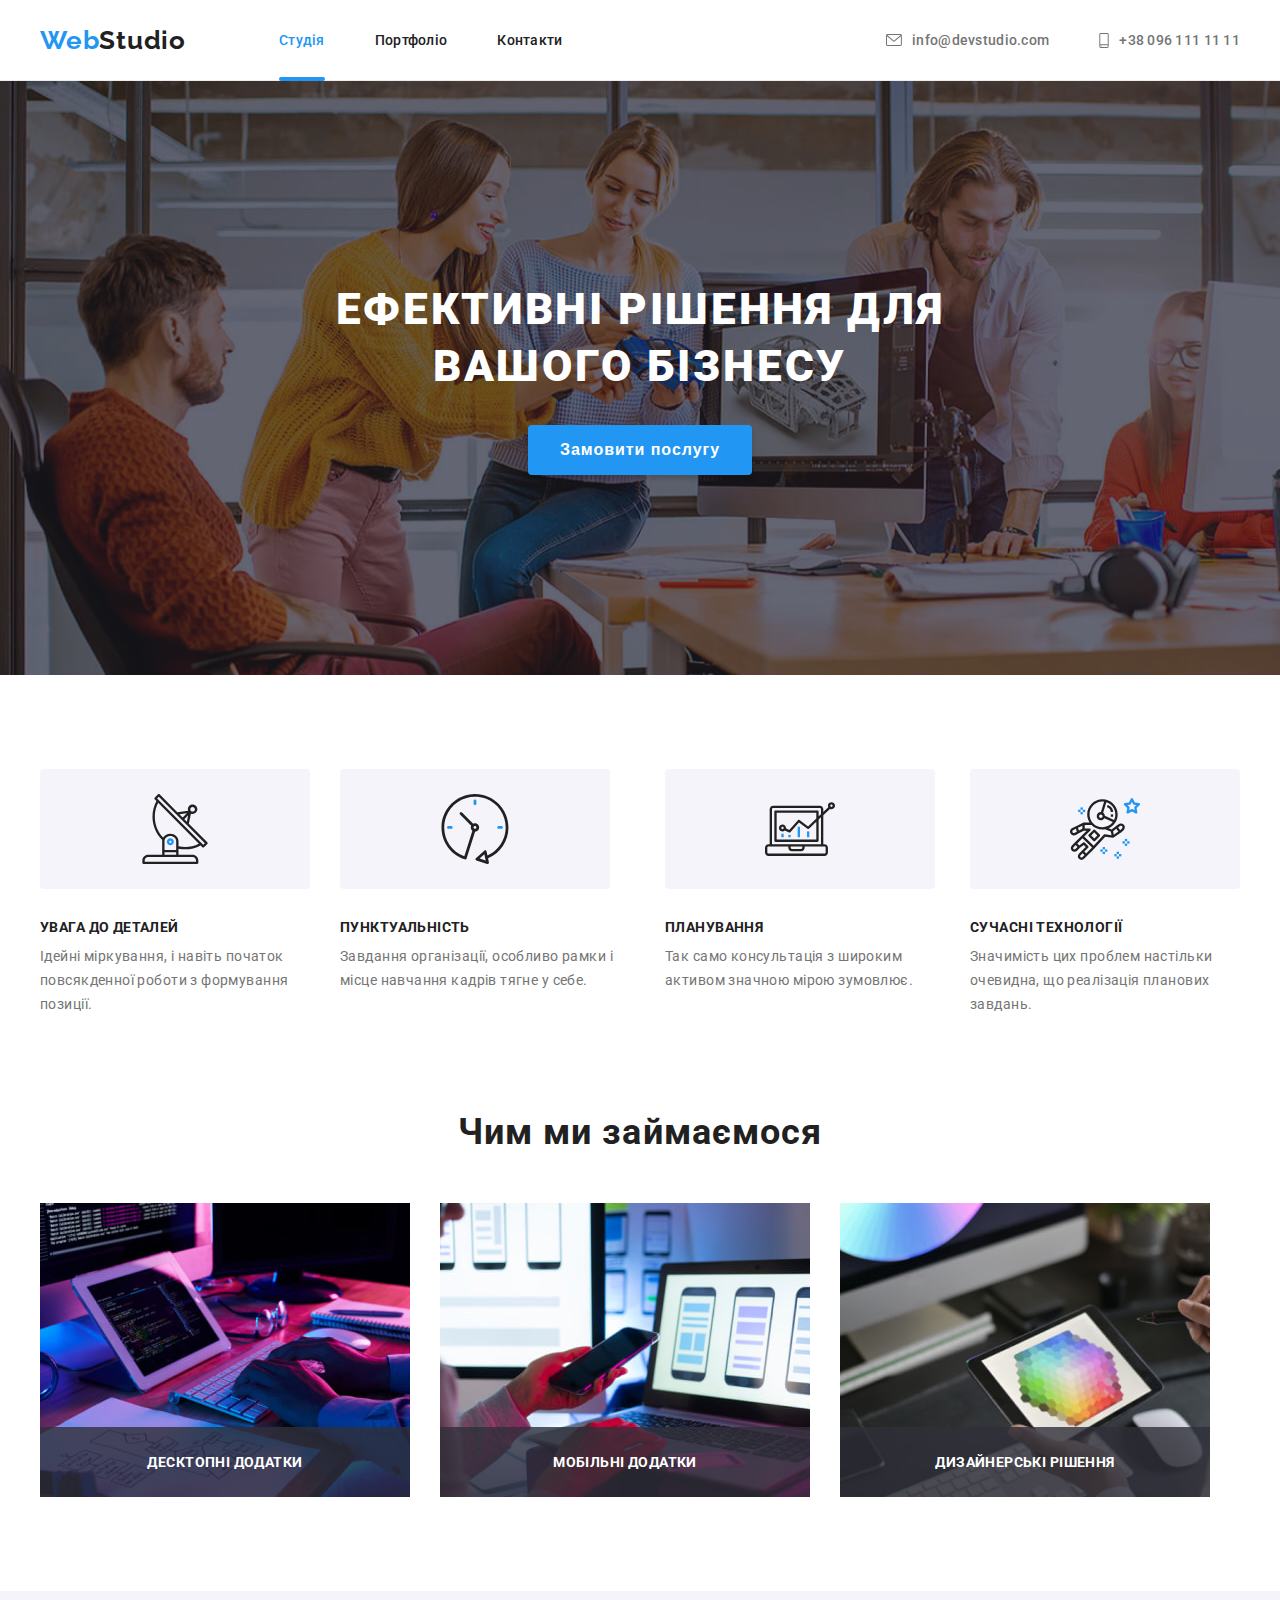
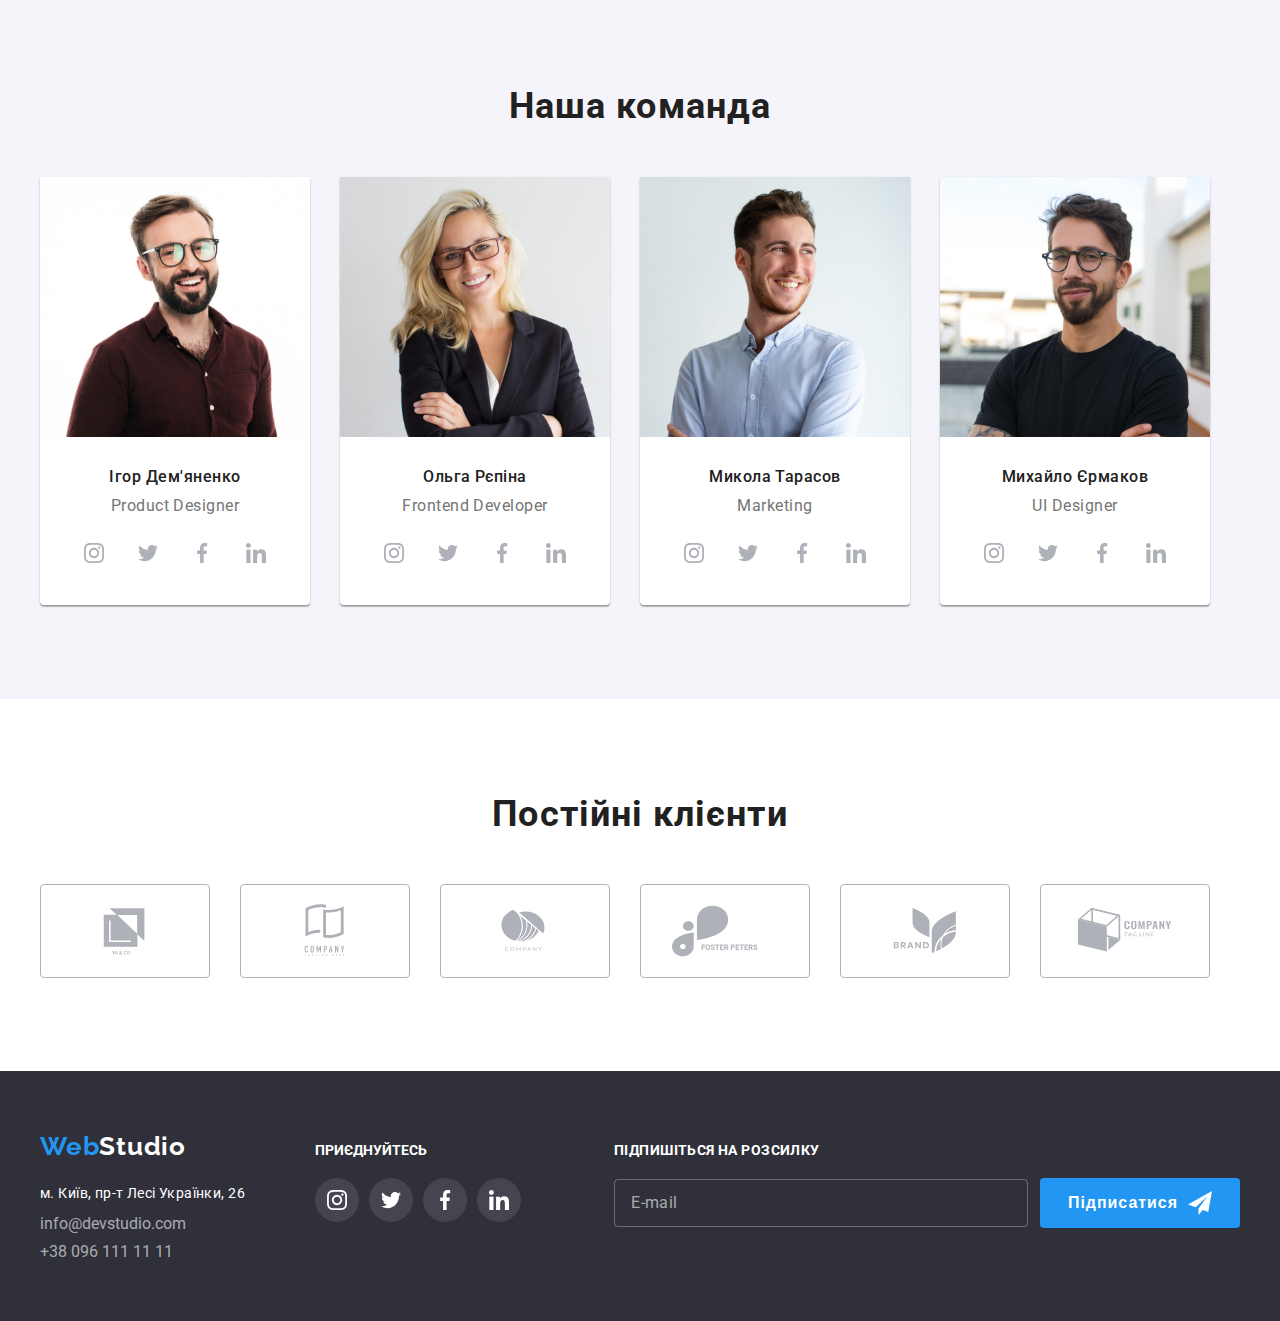
<file: index.html>
<!DOCTYPE html>
<html lang="uk">
  <head>
    <meta charset="UTF-8">
    <meta http-equiv="X-UA-Compatible" content="IE=edge">
    <meta name="viewport" content="width=device-width, initial-scale=1.0">

    <title>Document</title>
    <style>
   
    </style>
    <link rel="preconnect" href="https://fonts.googleapis.com">
    <link rel="preconnect" href="https://fonts.gstatic.com" crossorigin>
    <link href="https://fonts.googleapis.com/css2?family=Raleway:wght@700&family=Roboto:wght@400;500;700;900&display=swap" rel="stylesheet">
    <link rel="stylesheet" href="https://cdnjs.cloudflare.com/ajax/libs/modern-normalize/2.0.0/modern-normalize.min.css" integrity="sha512-4xo8blKMVCiXpTaLzQSLSw3KFOVPWhm/TRtuPVc4WG6kUgjH6J03IBuG7JZPkcWMxJ5huwaBpOpnwYElP/m6wg==" crossorigin="anonymous" referrerpolicy="no-referrer">
    <!-- <link rel="stylesheet" href="css/styles.css"> -->
    <link rel="stylesheet" href="css/main.min.css">
  </head>

  <body>
    <!-- Header -->
    <header class="header">
      <div class="container header-section">
        <a class="logo link" href="">Web<span class="logo__black">Studio</span></a>
         <nav class="nav">
          <!-- Menu Nav -->
          <ul class="nav-list list">
            <li class="nav-list__item">
              <a class="nav-list__link link current" href="index.html"
                >Студія</a>
            </li>
            <li class="nav-list__item">
              <a class="nav-list__link link" href="portfolio.html"
                >Портфоліо</a>
            </li>
            <li class="nav-list__item">
              <a class="nav-list__link link" href="">Контакти</a>
            </li>
          </ul>
        </nav>
        <ul class="contacts-list">
          <li class="contacts-list__item">
            <a class="contacts-link link" href="mailto:info@devstudio.com">
              <svg class="contacts-link__icon" width="16" height="12">
                <use href="sprite.svg#email"></use>
              </svg>
              info@devstudio.com</a
            >
          </li>
          <li>
            <a class="contacts-link link" href="tel:+380961111111">
              <svg class="contacts-link__icon" width="10" height="15">
                <use href="sprite.svg#phone"></use></svg>+38 096 111 11 11</a
            >
          </li>
        </ul>
      </div>
    </header>

    <!-- Main Section 1 -->
    <main>
      <section class="section-1">
        <div class="container">
          <h1 class="main-title">Ефективні рішення для вашого бізнесу</h1>
          <button data-modal-open class="btn" type="button">Замовити послугу</button>
          <div class="backdrop is-hidden" data-modal>
          <div class="modal">
            <button data-modal-close class="modal__btn">
              <svg class="btn__close" width="18" height="18">
                <use href="sprite.svg#close"></use>
              </svg>
            </button>

            <!-- Modal Form -->
            <strong class="modal__text">Залиште свої дані, ми вам передзвонимо</strong>
            <form class="modal-form">
              <label class="modal__label">
                Ім'я
                <span class="label">
                  <input class="modal__input" type="text" name="user-name" id="user-name">
                  <svg class="modal__icon" width="18" height="18">
                    <use href="sprite.svg#name"></use>
                  </svg>
                </span>
              </label>
              <label class="modal__label">
                Телефон
                <span class="label">
                  <input class="modal__input" type="text" name="user-phone" id="user-phone">
                  <svg class="modal__icon" width="18" height="18">
                    <use href="sprite.svg#phone2"></use>
                  </svg>
                </span>
              </label>
              <label class="modal__label">
                Пошта
                <span class="label">
                  <input class="modal__input" type="text" name="user-email" id="user-email">
                  <svg class="modal__icon"  width="18" height="18">
                    <use href="sprite.svg#email2"></use>
                  </svg>
                </span>
              </label>
              <label class="modal__label">
                Коментар
                <span class="label"></span>
                <textarea class="label__text" name="comment" id="comment" rows="10" placeholder="Введіть текст"></textarea>
              </label>
              <label class="modal__checkbox">
                <input class="checkbox visualy-hidden" id="checkbox" type="checkbox" name="visualy-hidden">
                <span class="checkbox__vector">
                  <svg class="checkbox__vector-icon" width="16" height="15">
                    <use href="sprite.svg#vector"></use>
                  </svg>
                </span>
                <span class="agree">Погоджуюся з розсилкою та приймаю  
                  <a class="agree__link" href="#">Умови договору</a>
                </span>
              </label>
              <button class="submit-btn" type="submit">Відправити</button>
            </form>
            </div>
          </div>
        </div>
      </section>

      <!--  Features-->
      <section class="section-2">
        <div class="container">
          <!-- features1 -->
          <ul class="section-2__list">
            <li class="section-2__item">
              <div class="section-2__border">
                <svg width="70" height="70">
                  <use href="sprite.svg#antenna"></use>
                </svg>
              </div>
              <h2 class="section-2__title">УВАГА ДО ДЕТАЛЕЙ</h2>
              <p class="section-2__text">
                Ідейні міркування, і навіть початок повсякденної роботи з
                формування позиції.
              </p>
            </li>
            <!-- features2 -->
            <li class="section-2__item">
              <div class="section-2__border">
                <svg width="70" height="70">
                  <use href="sprite.svg#clock"></use>
                </svg>
              </div>
              <h2 class="section-2__title">ПУНКТУАЛЬНІСТЬ</h2>
              <p class="section-2__text2">
                Завдання організації, особливо рамки і місце навчання кадрів
                тягне у себе.
              </p>
            </li>
            <!-- features3 -->
            <li class="section-2__item">
              <div class="section-2__border">
                <svg width="70" height="70">
                  <use href="sprite.svg#diagram"></use>
                </svg>
              </div>
              <h2 class="section-2__title">ПЛАНУВАННЯ</h2>
              <p class="section-2__text2">
                Так само консультація з широким активом значною мірою зумовлює.
              </p>
            </li>
            <!-- features4 -->
            <li class="section-2__item">
              <div class="section-2__border">
                <svg width="70" height="70">
                  <use href="sprite.svg#astronaut"></use>
                </svg>
              </div>
              <h2 class="section-2__title">СУЧАСНІ ТЕХНОЛОГІЇ</h2>
              <p class="section-2__text">
                Значимість цих проблем настільки очевидна, що реалізація
                планових завдань.
              </p>
            </li>
          </ul>
        </div>
      </section>

      <!--  What do we do  -->
      <section class="job">
        <div class="container">
          <h2 class="job-title">Чим ми займаємося</h2>
          <ul class="job-list">
            <!-- box1 -->
            <li class="job-list__item">
              <div class="job-img">
                <img
                src="images/hero/box-1.jpg"
                alt="photo"
                width="370"
                height="294">
              <p class="job__info">десктопні додатки</p>
              </div>
            </li>
            <!-- box2 -->
            <li class="job-list__item">
              <div class="job-img">
               <img
                src="images/hero/box-2.jpg"
                alt="photo2"
                width="370"
                height="294">
              <p class="job__info">мобільні додатки</p>
              </div>
            </li>
            <!-- box3 -->
            <li class="job-list__item">
              <div class="job-img">
               <img
                src="images/hero/box-3.jpg"
                alt="photo3"
                width="370"
                height="294">
              <p class="job__info">дизайнерські рішення</p>
              </div>
            </li>
          </ul>
        </div>
      </section>

      <!-- Our team -->
      <section class="team">
        <div class="container">
          <h2 class="team__title">Наша команда</h2>
          <ul class="team-list">
            <!-- team card 1 -->
            <li class="team__item">
              <img src="images/hero/card-1.jpg" alt="card-1" width="270" height="260">
              <div class="team__text">
                <h3 class="team__text-name">Ігор Дем'яненко</h3>
                <p class="team__position">Product Designer</p>
                <ul class="socials">
                  <li>
                    <a class="socials__link" href="#">
                      <svg class="socials__icon">
                        <use href="sprite.svg#instagram"></use>
                      </svg>
                    </a>
                  </li>
                  <li>
                    <a class="socials__link" href="#">
                      <svg class="socials__icon">
                        <use href="sprite.svg#twitter"></use>
                      </svg>
                    </a>
                  </li>
                  <li>
                    <a class="socials__link" href="#">
                      <svg class="socials__icon">
                        <use href="sprite.svg#facebook"></use>
                      </svg>
                    </a>
                  </li>
                  <li>
                    <a class="socials__link" href="#">
                      <svg class="socials__icon">
                        <use href="sprite.svg#linkedin"></use>
                      </svg>
                    </a>
                  </li>
                </ul>
              </div>
            </li>
            <!-- team card 2 -->
            <li class="team__item">
              <img
                class="team-photo"
                src="images/hero/card-2.jpg"
                alt="card-2"
                width="270"
                height="260">
              <div class="team__text">
                <h3 class="team__text-name">Ольга Рєпіна</h3>
                <p class="team__position">Frontend Developer</p>
                <ul class="socials">
                  <li>
                    <a class="socials__link" href="#">
                      <svg class="socials__icon">
                        <use href="sprite.svg#instagram"></use>
                      </svg>
                    </a>
                  </li>
                  <li>
                    <a class="socials__link" href="#">
                      <svg class="socials__icon">
                        <use href="sprite.svg#twitter"></use>
                      </svg>
                    </a>
                  </li>
                  <li>
                    <a class="socials__link" href="#">
                      <svg class="socials__icon">
                        <use href="sprite.svg#facebook"></use>
                      </svg>
                    </a>
                  </li>
                  <li>
                    <a class="socials__link" href="#">
                      <svg class="socials__icon">
                        <use href="sprite.svg#linkedin"></use>
                      </svg>
                    </a>
                  </li>
                </ul>
              </div>
            </li>
            <!-- team card 3 -->
            <li class="team__item">
              <img class="team-photo" src="images/hero/card-3.jpg" alt="card-3" width="270" height="260">
              <div class="team__text">
                <h3 class="team__text-name">Микола Тарасов</h3>
                <p class="team__position">Marketing</p>
                <ul class="socials">
                  <li>
                    <a class="socials__link" href="#">
                      <svg class="socials__icon">
                        <use href="sprite.svg#instagram"></use>
                      </svg>
                    </a>
                  </li>
                  <li>
                    <a class="socials__link" href="#">
                      <svg class="socials__icon">
                        <use href="sprite.svg#twitter"></use>
                      </svg>
                    </a>
                  </li>
                  <li>
                    <a class="socials__link" href="#">
                      <svg class="socials__icon">
                        <use href="sprite.svg#facebook"></use>
                      </svg>
                    </a>
                  </li>
                  <li>
                    <a class="socials__link" href="#">
                      <svg class="socials__icon">
                        <use href="sprite.svg#linkedin"></use>
                      </svg>
                    </a>
                  </li>
                </ul>
              </div>
            </li>
            <!-- team card 4 -->
            <li class="team__item">
              <img class="team-photo" src="images/hero/card-4.jpg" alt="card-4" width="270" height="260">
              <div class="team__text">
                <h3 class="team__text-name">Михайло Єрмаков</h3>
                <p class="team__position">UI Designer</p>
                <ul class="socials">
                  <li>
                    <a class="socials__link" href="#">
                      <svg class="socials__icon">
                        <use href="sprite.svg#instagram"></use>
                      </svg>
                    </a>
                  </li>
                  <li>
                    <a class="socials__link" href="#">
                      <svg class="socials__icon">
                        <use href="sprite.svg#twitter"></use>
                      </svg>
                    </a>
                  </li>
                  <li>
                    <a class="socials__link" href="#">
                      <svg class="socials__icon">
                        <use href="sprite.svg#facebook"></use>
                      </svg>
                    </a>
                  </li>
                  <li>
                    <a class="socials__link" href="#">
                      <svg class="socials__icon">
                        <use href="sprite.svg#linkedin"></use>
                      </svg>
                    </a>
                  </li>
                </ul>
              </div>
            </li>
          </ul>
        </div>
      </section>

      <!-- Clients -->
      <section class="clients">
        <div class="container">
          <h2 class="clients__title">Постійні клієнти</h2>
          <ul class="clients-list">
            <li class="clients__item">
              <a class="clients__link" href="#">
                <svg class="clients__icon">
                  <use href="sprite.svg#logo1"></use>
                </svg>
              </a>
            </li>
            <li class="clients__item">
              <a class="clients__link" href="#">
                <svg class="clients__icon">
                  <use href="sprite.svg#logo2"></use>
                </svg>
              </a>
            </li>
            <li class="clients__item">
              <a class="clients__link" href="#">
                <svg class="clients__icon">
                  <use href="sprite.svg#logo3"></use>
                </svg>
              </a>
            </li>
            <li class="clients__item">
              <a class="clients__link" href="#">
                <svg class="clients__icon">
                  <use href="sprite.svg#logo4"></use>
                </svg>
              </a>
            </li>
            <li class="clients__item">
              <a class="clients__link" href="#">
                <svg class="clients__icon">
                  <use href="sprite.svg#logo5"></use>
                </svg>
              </a>
            </li>
            <li class="clients__item">
              <a class="clients__link" href="#">
                <svg class="clients__icon">
                  <use href="sprite.svg#logo6"></use>
                </svg>
              </a>
            </li>
          </ul>
        </div>
      </section>
    </main>
    <!-- Footer -->
    <footer class="footer">
      <div class="container footer-section">
        <div>
          <a class="logo footer-logo link" href=""
            >Web<span class="logo__white">Studio</span></a
          >
          <address class="adress">
            <ul class="adress-list list">
              <li class="adress__item">
                <a
                  class="adress__link-white link"
                  href="https://goo.gl/maps/pqNpNU1eey8ivass6"
                  target="_blank"
                  rel="noreferrer noopener"
                  >м. Київ, пр-т Лесі Українки, 26</a
                >
              </li>
              <li class="adress__item">
                <a
                  class="adress__link link"
                  href="mailto:info@devstudio.com"
                  >info@devstudio.com</a
                >
              </li>
              <li>
                <a class="adress__link link" href="tel:+380961111111"
                  >+38 096 111 11 11</a
                >
              </li>
            </ul>
          </address>
        </div>
        <div class="sol-box">
          <p class="sol-box__title">приєднуйтесь</p>
          <ul class="sol-box__list">
            <li class="sol-box__item">
              <a class="sol-box__link" href="#">
                <svg class="sol-box__icon">
                  <use href="sprite.svg#instagram"></use>
                </svg>
              </a>
            </li>
            <li class="sol-box__item">
              <a  class="sol-box__link" href="#">
                <svg class="sol-box__icon">
                  <use href="sprite.svg#twitter"></use>
                </svg>
              </a>
            </li>
            <li class="sol-box__item">
              <a  class="sol-box__link" href="#">
                <svg class="sol-box__icon">
                  <use href="sprite.svg#facebook"></use>
                </svg>
              </a>
            </li>
            <li class="sol-box__item">
              <a  class="sol-box__link" href="#">
                <svg class="sol-box__icon">
                  <use href="sprite.svg#linkedin"></use>
                </svg>
              </a>
            </li>
          </ul>
        </div>
          <form class="submission" name="submission-form">
          <strong class="submission-title">Підпишіться на розсилку</strong>
          <div class="submission-form">
           <input class="submission__email" id="email" type="email" name="submission__email" placeholder="E-mail">
            <button class="submission__btn" type="submit">Підписатися
            <svg class="submission-form__icon">
              <use href="sprite.svg#icon-check"></use>
            </svg>
            </button>
            </div>
            </form>
        </div>
      <!-- </div> -->
    </footer>
    <script src="./js/modal.js"></script>
  </body>
</html>
</file>
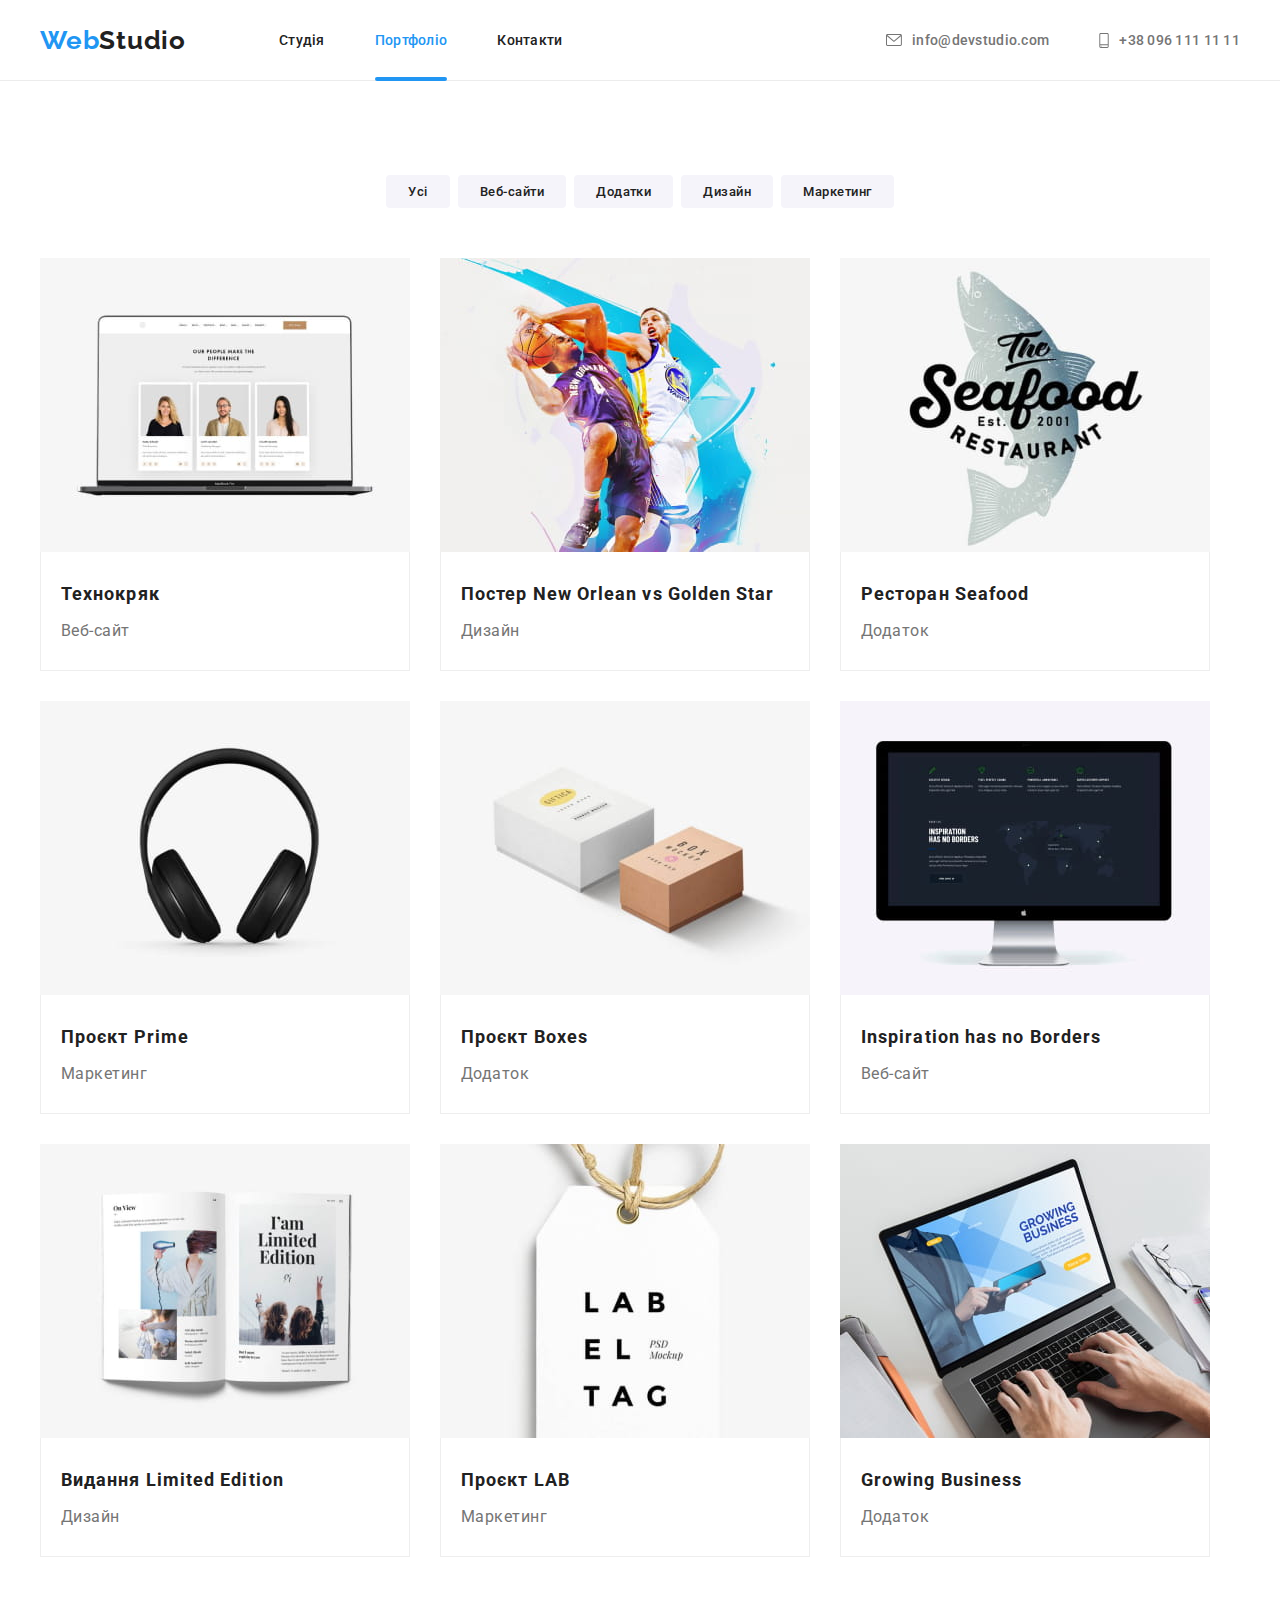
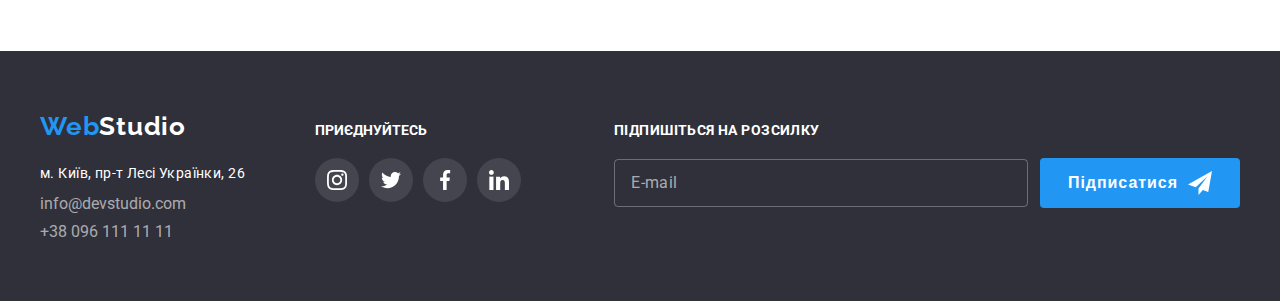
<file: portfolio.html>
<!DOCTYPE html>
<html lang="uk">
<head>
    <meta charset="UTF-8">
    <meta http-equiv="X-UA-Compatible" content="IE=edge">
    <meta name="viewport" content="width=device-width, initial-scale=1.0">

    <title>portfolio</title>
        <style>
            * {
                margin: 0;
                padding: 0;
            }
        </style>
    <link rel="preconnect" href="https://fonts.googleapis.com">
    <link rel="preconnect" href="https://fonts.gstatic.com" crossorigin>
    <link href="https://fonts.googleapis.com/css2?family=Raleway:wght@700&family=Roboto:wght@400;500;700;900&display=swap"
    rel="stylesheet">
    <link rel="stylesheet" href="https://cdnjs.cloudflare.com/ajax/libs/modern-normalize/2.0.0/modern-normalize.min.css"
        integrity="sha512-4xo8blKMVCiXpTaLzQSLSw3KFOVPWhm/TRtuPVc4WG6kUgjH6J03IBuG7JZPkcWMxJ5huwaBpOpnwYElP/m6wg=="
        crossorigin="anonymous" referrerpolicy="no-referrer">
    <!-- <link rel="stylesheet" href="css/styles.css"> -->
    <link rel="stylesheet" href="css/main.min.css">
</head> 

<body>
 <!-- Portfolio Page -->
    <header class="header">
      <div class="container header-section">
        <a class="logo link" href="">Web<span class="logo__black">Studio</span></a>
         <nav class="nav">
          <!-- Menu Nav -->
          <ul class="nav-list list">
            <li class="nav-list__item">
              <a class="nav-list__link link" href="index.html"
                >Студія</a>
            </li>
            <li class="nav-list__item">
              <a class="nav-list__link link current" href="portfolio.html"
                >Портфоліо</a>
            </li>
            <li class="nav-list__item">
              <a class="nav-list__link link" href="">Контакти</a>
            </li>
          </ul>
        </nav>
        <ul class="contacts-list">
          <li class="contacts-list__item">
            <a class="contacts-link link" href="mailto:info@devstudio.com">
              <svg class="contacts-link__icon" width="16" height="12">
                <use href="sprite.svg#email"></use>
              </svg>
              info@devstudio.com</a
            >
          </li>
          <li>
            <a class="contacts-link link" href="tel:+380961111111">
              <svg class="contacts-link__icon" width="10" height="15">
                <use href="sprite.svg#phone"></use></svg>+38 096 111 11 11</a
            >
          </li>
        </ul>
      </div>
    </header>
 
    <!-- Portfolio box-->
     <main>
        <section class="portfolio">
            <div class="container">
         <!-- Filters -->
            <ul class="portfolio-btn">
                <li><button class="filter-btn" type="button">Усі</button></li>
                <li><button class="filter-btn" type="button">Веб-сайти</button></li>
                <li><button class="filter-btn" type="button">Додатки</button></li>
                <li><button class="filter-btn" type="button">Дизайн</button></li>                
                <li><button class="filter-btn" type="button">Маркетинг</button></li>
            </ul>
         <!-- Project -->
         
         <ul class="project">
         <li class="project__item">
             <a class="project__link link" href="">
             <div class="card-box">
               <img src="images/portfolio/img.jpg" alt="img" width="370" height="294">
               <div class="overlay">
                <p class="overlay__text">Ресурс пропонує комплексні пропозиції з різним рівнем функціоналу та сервісів. Все це дозволить відвідувачу отримати вичерпні відомості про компанію чи приватну особу.</p>
               </div>
             </div>
             <div class="project__name">
             <h3 class="project__title">Технокряк</h3>
             <p class="project__work">Веб-сайт</p>
             </div>
             </a>
         </li>
         <li class="project__item">
             <a class="project__link link" href="">
             <div class="card-box">
               <img src="images/portfolio/img1.jpg" alt="img-1" width="370" height="294">
               <div class="overlay">
                <p class="overlay__text">Ресурс пропонує комплексні пропозиції з різним рівнем функціоналу та сервісів. Все це дозволить відвідувачу отримати вичерпні відомості про компанію чи приватну особу.</p>
               </div>
             </div>
             <div class="project__name">
             <h3 class="project__title">Постер New Orlean vs Golden Star</h3>
             <p class="project__work">Дизайн</p>
             </div>
             </a>
         </li>
         <li class="project__item">
             <a class="project__link link" href="">
              <div class="card-box">
               <img src="images/portfolio/img2.jpg" alt="img-2" width="370" height="294">
               <div class="overlay">
                <p class="overlay__text">Ресурс пропонує комплексні пропозиції з різним рівнем функціоналу та сервісів. Все це дозволить відвідувачу отримати вичерпні відомості про компанію чи приватну особу.</p>
               </div>
              </div>
             <div class="project__name">
             <h3 class="project__title">Ресторан Seafood</h3>
             <p class="project__work">Додаток</p>
             </div>
             </a>
         </li>
         <li class="project__item">
             <a class="project__link link" href="">
              <div class="card-box">
               <img src="images/portfolio/img3.jpg" alt="img-3" width="370" height="294">
               <div class="overlay">
                <p class="overlay__text">Ресурс пропонує комплексні пропозиції з різним рівнем функціоналу та сервісів. Все це дозволить відвідувачу отримати вичерпні відомості про компанію чи приватну особу.</p>
               </div>
              </div>
             <div class="project__name">
             <h3 class="project__title">Проєкт Prime</h3>
             <p class="project__work">Маркетинг</p>
             </div>
             </a>
         </li>
         <li class="project__item">
             <a class="project__link link" href="">
              <div class="card-box">
               <img src="images/portfolio/img4.jpg" alt="img-4" width="370" height="294">
               <div class="overlay">
                <p class="overlay__text">Ресурс пропонує комплексні пропозиції з різним рівнем функціоналу та сервісів. Все це дозволить відвідувачу отримати вичерпні відомості про компанію чи приватну особу.</p>
               </div>
              </div>
             <div class="project__name">
             <h3 class="project__title">Проєкт Boxes</h3>
             <p class="project__work">Додаток</p>
             </div>
             </a>
         </li>
         <li class="project__item">
             <a class="project__link link" href="">
              <div class="card-box">
               <img src="images/portfolio/img5.jpg" alt="img-5" width="370" height="294">
               <div class="overlay">
                <p class="overlay__text">Ресурс пропонує комплексні пропозиції з різним рівнем функціоналу та сервісів. Все це дозволить відвідувачу отримати вичерпні відомості про компанію чи приватну особу.</p>
               </div>
              </div>
             <div class="project__name">
             <h3 class="project__title">Inspiration has no Borders</h3>
             <p class="project__work">Веб-сайт</p>
             </div>
             </a>
         </li>
         <li class="project__item">
             <a class="project__link link" href="">
              <div class="card-box">
               <img src="images/portfolio/img6.jpg" alt="img-6" width="370" height="294">
               <div class="overlay">
                <p class="overlay__text">Ресурс пропонує комплексні пропозиції з різним рівнем функціоналу та сервісів. Все це дозволить відвідувачу отримати вичерпні відомості про компанію чи приватну особу.</p>
               </div>
              </div>
             <div class="project__name">
             <h3 class="project__title">Видання Limited Edition</h3>
             <p class="project__work">Дизайн</p>
             </div>
             </a>
         </li>
         <li class="project__item">
             <a class="project__link link" href="">
              <div class="card-box">
               <img src="images/portfolio/img7.jpg" alt="img-7" width="370" height="294">
               <div class="overlay">
                <p class="overlay__text">Ресурс пропонує комплексні пропозиції з різним рівнем функціоналу та сервісів. Все це дозволить відвідувачу отримати вичерпні відомості про компанію чи приватну особу.</p>
               </div>
              </div>
             <div class="project__name">
             <h3 class="project__title">Проєкт LAB</h3>
             <p class="project__work">Маркетинг</p>
             </div>
             </a>
         </li>
         <li class="project__item">
             <a class="project__link link" href="">
              <div class="card-box">
               <img src="images/portfolio/img8.jpg" alt="img-8" width="370" height="294">
               <div class="overlay">
                <p class="overlay__text">Ресурс пропонує комплексні пропозиції з різним рівнем функціоналу та сервісів. Все це дозволить відвідувачу отримати вичерпні відомості про компанію чи приватну особу.</p>
               </div>
               </div>
              <div class="project__name">
             <h3 class="project__title">Growing Business</h3>
             <p class="project__work">Додаток</p>
             </div>
             </a>
         </li>
         </ul>    
         </div>
        </section>
        
     </main>

<!-- Footer -->
<footer class="footer">
      <div class="container footer-section">
        <div>
          <a class="logo footer-logo link" href=""
            >Web<span class="logo__white">Studio</span></a
          >
          <address class="adress">
            <ul class="adress-list list">
              <li class="adress__item">
                <a
                  class="adress__link-white link"
                  href="https://goo.gl/maps/pqNpNU1eey8ivass6"
                  target="_blank"
                  rel="noreferrer noopener"
                  >м. Київ, пр-т Лесі Українки, 26</a
                >
              </li>
              <li class="adress__item">
                <a
                  class="adress__link link"
                  href="mailto:info@devstudio.com"
                  >info@devstudio.com</a
                >
              </li>
              <li>
                <a class="adress__link link" href="tel:+380961111111"
                  >+38 096 111 11 11</a
                >
              </li>
            </ul>
          </address>
        </div>
        <div class="sol-box">
          <p class="sol-box__title">приєднуйтесь</p>
          <ul class="sol-box__list">
            <li class="sol-box__item">
              <a class="sol-box__link" href="#">
                <svg class="sol-box__icon">
                  <use href="sprite.svg#instagram"></use>
                </svg>
              </a>
            </li>
            <li class="sol-box__item">
              <a  class="sol-box__link" href="#">
                <svg class="sol-box__icon">
                  <use href="sprite.svg#twitter"></use>
                </svg>
              </a>
            </li>
            <li class="sol-box__item">
              <a  class="sol-box__link" href="#">
                <svg class="sol-box__icon">
                  <use href="sprite.svg#facebook"></use>
                </svg>
              </a>
            </li>
            <li class="sol-box__item">
              <a  class="sol-box__link" href="#">
                <svg class="sol-box__icon">
                  <use href="sprite.svg#linkedin"></use>
                </svg>
              </a>
            </li>
          </ul>
        </div>
          <form class="submission" name="submission-form">
          <strong class="submission-title">Підпишіться на розсилку</strong>
          <div class="submission-form">
           <input class="submission__email" id="email" type="email" name="submission__email" placeholder="E-mail">
            <button class="submission__btn" type="submit">Підписатися
            <svg class="submission-form__icon">
              <use href="sprite.svg#icon-check"></use>
            </svg>
            </button>
            </div>
            </form>
        </div>
    </footer>
</body>
</html>
</file>
<file: css/styles.css>
:root{
--main-font: "Roboto", sans-serif;
--secondary-font: "Raleway", sans-serif;
--main-color: #212121;
--secondary-color: #757575;
--background-color: #ffffff;
--brand-color: #2196F3;
--icon-color: rgba(245, 244, 250, 1);
--primary-transition: 250ms cubic-bezier(0.4, 0, 0.2, 1);
}

/* li {
    list-style-type: none;
} */

/* *
{
    margin: 0;
    padding: 0;
}

main
{
    display: block;
}

section
{
    padding-bottom: 94px;
} */

/* body
{
    color: var(--background-color);
    font-family: var(--main-font);
} */

/* button
{
    border: none;
} */

/* .container
{
    width: 1200px;
    padding-left: 15px;
    padding-right: 15px;
    margin-left: auto;
    margin-right: auto;
} */

/* .nav-list__link.current
{
    color: var(--brand-color);
}

.current::after {
    content: "";
    position: absolute;
    left: 0;
    bottom: 0;
    display: block;
    width: 100%;
    height: 4px;
    background-color: var(--brand-color);
    border-radius: 4px;
    margin-bottom: -1px;
} */

/* .list 
{
    list-style: none;
    margin: 0;
    padding: 0;
}

.link 
{
    text-decoration: none;
} */


/* .link:hover,
.link:focus
 {
     color: var(--brand-color);
     fill: var(--brand-color);
 } */

/* .contacts-link__icon:hover,
.contacts-link__icon:focus
 {
    color: var(--brand-color);
    fill: var(--brand-color);
} */

/* img
{
    display: block;
} */

/* Header*/
/* 
.header
{
    border-bottom: 1px solid #ececec;
}

.header-section
{
    display: flex;
    align-items: center;
} */

/* .logo 
{
   
    font-family: var(--secondary-font);
    font-size: 26px;
    font-weight: 700;
    letter-spacing: 0.78px;
    line-height: normal;
    transition: color 250ms cubic-bezier(0.4, 0, 0.2, 1);
   
} */

/* .logo__black
{
    color: var(--main-color);

} */


/* Menu Nav */
/* .nav
{
    margin-left: 93px;
}

.nav-list 
{
    display: flex;
    flex-direction: row;
    justify-content: flex-start;
}

.nav-list__item 
{
    color: var(--main-color);
    font-size: 14px;
    font-weight: 500;
    letter-spacing: 0.28px;
    margin-top: 0;
    margin-right: 50px;
}

.nav-list__link
{
    position: relative;
    color: var(--main-color);
    font-size: 14px;
    font-weight: 500;
    letter-spacing: 0.28px;
    margin-left: 0;
    padding-top: 32px;
    padding-bottom: 32px;
    transition-property: color;
    transition-duration: 250ms;
    transition-timing-function: cubic-bezier(0.4, 0, 0.2, 1);
}

a.nav-list__link
{
    display: block;
}

.nav-list__item:last-child 
{
    margin-right: 0;
} */

/* .contacts-list 
{
    display: flex;
    margin-left: auto;
    list-style-type: none;
}

.contacts-list__item:first-child 
{
    margin-right: 50px;
}

.contacts-link {
    color: var(--secondary-color);
    font-size: 14px;
    font-weight: 500;
    letter-spacing: 0.28px;
    display: flex;
    align-items: center;
    transition-property: color;
    transition-duration: 250ms;
    transition-timing-function: cubic-bezier(0.4, 0, 0.2, 1);
}

.contacts-link__icon {
    fill: var(--secondary-color);
    margin-right: 10px;
    transition-property: fill;
    transition-duration: 250ms;
    transition-timing-function: cubic-bezier(0.4, 0, 0.2, 1);
} */

/* .contacts-link-icon-phone {
     /* fill: rgba(117, 117, 117, 1);  */
    /* width: 10px;
    height: 16px; */ 
    /* margin-right: 10px;
    transition-property: fill;
    transition-duration: 250ms;
    transition-timing-function: cubic-bezier(0.4, 0, 0.2, 1);
} */ 

/* Main Section 1 */

/* .section-1 {
    background-image: 
    linear-gradient(rgba(47, 48, 58, 0.4),
    rgba(47, 48, 58, 0.4)),
    url(../images/hero/Img.png);
    background-color: #2F303A;
    padding-top: 200px;
    padding-bottom: 200px;
    max-width: 1600px;
    display: flex;
    margin: auto;
} */

/* .main-title
{
    width: 696px;
    color: var(--background-color);
    text-align: center;
    font-size: 44px;
    font-weight: 900;
    line-height: 1.3;
    letter-spacing: 2.64px;
    text-transform: uppercase;
    margin: auto;
    margin-bottom: 30px;
} */

/* .btn
{
    border-radius: 4px;
    background: var(--brand-color);
    box-shadow: 0px 4px 4px 0px rgba(0, 0, 0, 0.15);
    color: var(--background-color);
    text-align: center;
    font-size: 16px;
    font-weight: 700;
    line-height: 30px;
    letter-spacing: 0.96px;
    cursor: pointer;
    display: flex;
    margin: auto;
    padding: 10px 32px;
}

.btn:active {
    background-color: var(--brand-color);
} */




/* .backdrop {
    position: fixed;
    top: 0;
    left: 0;
    width: 100%;
    height: 100%;
    background-color: rgba(0, 0, 0, 0.20);
    z-index: 1;
    transition: opacity 250ms cubic-bezier(0.4, 0, 0.2, 1), visibility 250ms cubic-bezier(0.4, 0, 0.2, 1);
} */

/* .backdrop.is-hidden {
    opacity: 0;
    pointer-events: none;
    visibility: hidden;
} */

/* .modal {
    position: absolute;
    top: 50%;
    left: 50%;
    transform: translate(-50%, -50%) scale(1);
    background-color: var(--background-color);
    border-radius: 4px;
    box-shadow: 0px 2px 1px 0px rgba(0, 0, 0, 0.20), 0px 1px 1px 0px rgba(0, 0, 0, 0.14), 0px 1px 3px 0px rgba(0, 0, 0, 0.12);
    width: 528px;
    padding: 40px;
    transition: transform 250ms cubic-bezier(0.4, 0, 0.2, 1);
    } */

/* .backdrop.is-hidden .modal {
    transform: translate(-50%, -50%) scale(0.5);   
} */

/* .modal__btn {
    position: absolute;
    top: 8px;
    right: 8px;
    cursor: pointer;
    background-color: var(--background-color);
    width: 30px;
    height: 30px;
    border-radius: 50%;
    display: flex;
    align-items: center;
    justify-content: center;
    border: 1px solid rgba(0, 0, 0, 0.1);
    transition-duration: 250ms;
    transition-timing-function: cubic-bezier(0.4, 0, 0.2, 1);
    transition-property: background-color;
}

.btn__close {
    transition: fill 250ms cubic-bezier(0.4, 0, 0.2, 1);
}

.modal__btn:hover .btn__close,
.modal__btn:focus .btn__close {
    fill: var(--brand-color);
} */




/* Modal Form */

/* .modal__text {
    color: var(--main-color);
    font-size: 20px;
    font-weight: 700;
    letter-spacing: 0.6px;
    display: flex;
    justify-content: center;
    margin-bottom: 12px;

}

.modal-form {
    border-radius: 4px;
    background: var(--background-color);
}

.modal__label input,
.modal__label textarea {
    outline: transparent;
    transition: border-color 250ms cubic-bezier(0.4, 0, 0.2, 1);
}

.modal__label:focus-within svg {
    fill: #2196f3;
}

.modal__input:focus-visible,
.label__text:focus-visible {
    border-color: #2196f3;
}

.modal__label:hover textarea,
.modal__label:focus textarea,
.modal__label:hover input,
.modal__label:hover svg,
.modal__label:focus input,
.modal__label:focus svg {
    border-color: #2196f3;
    fill: #2196f3;
}




.modal__label {
    color: var(--secondary-color);
    font-size: 12px;
    font-weight: 400;
    letter-spacing: 0.12px;
    display: flex;
    margin-bottom: 10px;
    flex-direction: column;
    
} */



/* .label {
    margin-top: 4px;
    position: relative;
}

.modal__input {
    width: 448px;
    height: 40px;
    flex-shrink: 0;
    border-radius: 4px;
    border: 1px solid rgba(33, 33, 33, 0.20);
    padding-left: 40px;
    cursor: pointer;
    transition: border 250ms cubic-bezier(0.4, 0, 0.2, 1);
}

.modal__icon {
    top: 11px;
    bottom: 11px;
    left: 12px;
    position: absolute;
    cursor: pointer;
    transition: fill 250ms cubic-bezier(0.4, 0, 0.2, 1);
}

.label__text {
    border-radius: 4px;
    border: 1px solid rgba(33, 33, 33, 0.20);
    padding: 12px 16px;
    flex-shrink: 0;
    color: var(--main-color);
    letter-spacing: 0.12px;
    resize: none;
    height: 120px;
    transition: border 250ms cubic-bezier(0.4, 0, 0.2, 1);
    cursor: pointer;
}




textarea::placeholder {
    color: rgba(117, 117, 117, 0.50);
}




.modal__checkbox {
    
    color: var(--secondary-color);
    font-size: 14px;
    letter-spacing: 0.42px;
    display: flex;
    justify-content: center;
    align-items: center;
    gap: 8px;
    margin-top: 20px;
    margin-bottom: 30px;
}






.checkbox:checked + .checkbox__vector
.checkbox__vector-icon {
    opacity: 1;
}


.checkbox:checked + .checkbox__vector {
    background-color: var(--brand-color);
    outline: transparent;
}

.checkbox:focus+.checkbox__vector {
    outline: 2px solid var(--brand-color);
}

.visualy-hidden {
    width: 1px;
    height: 1px;
    position: absolute;
    white-space: nowrap;
    overflow: hidden;
    border: 0;
  
    clip-path: inset(-50%);
}

.checkbox__vector {
    width: 16px;
    height: 15px;
    border-radius: 2px;
    outline: 2px solid var(--main-color);
    outline-offset: -2px;
    transition: background-color 250ms cubic-bezier(0.4, 0, 0.2, 1);
}

.checkbox__vector-icon {
    opacity: 0;
    transition: opacity 250ms cubic-bezier(0.4, 0, 0.2, 1);
    
}


.agree__link{
    color: var(--brand-color);
    font-family: var(--main-font);
    font-size: 14px;
    font-style: normal;
    font-weight: 400;
    line-height: 24px;
    letter-spacing: 0.42px;
    text-decoration-line: underline;
    cursor: pointer;
}

.submit-btn {
    color: var(--background-color);
    width: 200px;
    height: 50px;
    margin: auto;
    display: flex;
    font-style: normal;
    font-weight: 700;
    line-height: 1.9px;
    letter-spacing: 0.96px;
    justify-content: center;
    align-items: center;
    border-radius: 4px;
    background: var(--brand-color);
    box-shadow: 0px 4px 4px 0px rgba(0, 0, 0, 0.15);
    cursor: pointer;    
    transition: background-color 250ms cubic-bezier(0.4, 0, 0.2, 1);;
}


.submit-btn:hover,
.submit-btn:focus,
.btn:hover,
.btn:focus {
    background-color: #188ce8;
} */



/* Main Sectionn 2 */
/* 
.section-2
{
    padding-top: 94px;
}

.section-2__list
{
    display: inline-flex;
    margin: 0;
    gap: 30px;
    padding-left: 0;
    list-style: none;
}

.section-2__border {
    background-color: var(--icon-color);
    width: 270px;
    height: 120px;
    border-radius: 4px;
    margin-bottom: 30px;
    display: flex;
    align-items: center;
    justify-content: center;

}

.section-2__title
{
    color: var(--main-color);
    font-size: 14px;
    letter-spacing: 0.42px;
    margin-bottom: 10px;
}

.section-2__text
{
    width: 270px;
    color: var(--secondary-color);
    font-size: 14px;
    line-height: 1.7;
    letter-spacing: 0.42px;
}

.section-2__text2 {
    color: var(--secondary-color);
    font-size: 14px;
    line-height: 1.7;
    letter-spacing: 0.42px;
} */


/* Main Sectionn 3 */

/* .job
{
    padding-bottom: 94px;
}

.job-title
{
    color: var(--main-color);
    text-align: center;
    font-size: 36px;
    letter-spacing: 1.08px;
    margin-bottom: 50px;
}

.job-list
{
    display: flex;
    gap: 30px;
    list-style: none;
}

.job-list__item {
    position: relative;
    overflow: hidden;
}



.job__info {
    position: absolute;
    bottom: 0;
    right: 0;
    left: 0;
    padding-top: 27px;
    padding-bottom: 27px;
    background: rgba(47, 48, 58, 0.80);
    color: var(--background-color);
    text-align: center;
    font-size: 14px;
    font-weight: 700;
    line-height: normal;
    letter-spacing: 0.42px;
    text-transform: uppercase;
} */



/* Team box */
/* .team
{
    background: #F5F4FA;
    padding-top: 94px;
    padding-bottom: 94px;
}

.team__title
{
    color: var(--main-color);
    text-align: center;
    font-size: 36px;
    letter-spacing: 1.08px;
    margin-bottom: 50px;
}

.team-list
{
    display: flex;
    gap: 30px;
    list-style-type: none;
}

.team__item
{
    display: block;
    border-radius: 0px 0px 4px 4px;
    background: #FFF;
    box-shadow: 0px 2px 1px 0px rgba(0, 0, 0, 0.20), 0px 1px 1px 0px rgba(0, 0, 0, 0.14), 0px 1px 3px 0px rgba(0, 0, 0, 0.12);   
}



.team__text
{
    padding-top: 30px;
    padding-bottom: 30px;
}

.team__text-name
{
    color: var(--main-color);
    text-align: center;
    font-size: 16px;
    font-weight: 500;
    letter-spacing: 0.48px;
    margin-top: 0;
    margin-bottom: 10px;
}

.team__position
{
    color: var(--secondary-color);
    text-align: center;
    letter-spacing: 0.48px;
} */
/* 
.socials
{
    display: flex;
    gap: 10px;
    justify-content: center;
    margin-top: 16px;
    list-style-type: none;
}

.socials__link {
    display: flex;
    width: 44px;
    height: 44px;
    justify-content: center;
    align-items: center;
    border-radius: 50%;
    transition-property: background-color;
    transition-duration: 250ms;
    transition-timing-function: cubic-bezier(0.4, 0, 0.2, 1);
    
}

.socials__link:hover,
.socials__link:focus {
    background-color: var(--brand-color);
    fill: var(--background-color);
}

.socials__link:hover svg,
.socials__link:focus svg {
    fill: var(--background-color);
}



.socials__icon
 {
    fill: rgba(175, 177, 184, 1);
    width: 20px;
    height: 20px;
    transition-property: fill;
    transition-duration: 250ms;
    transition-timing-function: cubic-bezier(0.4, 0, 0.2, 1);
} */

/* Clients */
/* 
.clients {
    padding-top: 94px;
    padding-bottom: 94px;
}

.clients__title {
    color: var(--main-color);
    text-align: center;
    font-size: 36px; 
    font-weight: 700;
    letter-spacing: 1.08px;
    margin-top: 0;
    margin-bottom: 50px;
}

.clients-list {
    display: flex;
    list-style: none;
    gap: 30px;
}

.clients__item {
    width: 170px;
    height: 92px;
    display: flex;
    align-items: center;
    justify-content: center;
}

.clients__link {
    width: 170px;
    height: 92px;
    display: flex;
    align-items: center;
    justify-content: center;
    border-radius: 4px;
    border: 1px solid rgba(175, 177, 184, 1);
    transition-property: border-color;
    transition-duration: 250ms;
    transition-timing-function: cubic-bezier(0.4, 0, 0.2, 1);
    
}

.clients__icon {
    fill: rgba(175, 177, 184, 1);
    width: 106px;
    height: 60px;
    transition-property: fill;
    transition-duration: 250ms;
    transition-timing-function: cubic-bezier(0.4, 0, 0.2, 1);
}

.clients__link:hover,
.clients__icon:hover,
.clients__link:focus,
.clients__icon:focus {
    fill: var(--brand-color);
    border-color: var(--brand-color);
} */


/* Portfolio */

/* .portfolio {
    padding-top: 94px;
    padding-bottom: 94px;
} */

/*Button*/
/* .portfolio-btn
{
    display: flex;
    justify-content: center;
    gap: 8px;
    margin-bottom: 50px;
    list-style: none;
}

.filter-btn:hover {
    color: var(--background-color);
    background-color: #2196F3;
}

.filter-btn
{
    background-color: #F5F4FA;
    color: var(--main-color);
    padding: 6px 22px;
    font-weight: 500;
    line-height: 1.6;
    letter-spacing: 0.48px;
    cursor: pointer;
    font-family: var(--main-font);
    border-radius: 4px;
    transition-property: background-color, color, box-shadow;
    transition-duration: 250ms;
    transition-timing-function: cubic-bezier(0.4, 0, 0.2, 1);
}

.filter-btn:hover,
.filter-btn:focus {
    box-shadow: 0px 2px 2px 0px rgba(0, 0, 0, 0.12), 0px 1px 2px 0px rgba(0, 0, 0, 0.08), 0px 3px 1px 0px rgba(0, 0, 0, 0.10);
} */



/*Project Portfolio*/

/* .project
{
    display: flex;
    flex-wrap: wrap;
    gap: 30px;  
    list-style-type: none;
} 

.project__item {
    max-width: 370px;
}

.project__link {
    text-decoration: none;
    display: block;
    transition-property: box-shadow;
    transition-duration: 250ms;
    transition-timing-function: cubic-bezier(0.4, 0, 0.2, 1);
}

.project a:hover,
.project a:focus
{
    box-shadow: 1px 4px 6px 0px rgba(0, 0, 0, 0.16), 0px 4px 4px 0px rgba(0, 0, 0, 0.06), 0px 1px 1px 0px rgba(0, 0, 0, 0.12)
}

.card-box {
    position: relative;
    overflow: hidden; 
}

.overlay  {
    position: absolute;
    top: 0;
    left: 0;
    width: 100%;
    height: 100%;
    background: rgba(33, 150, 243, 0.90);
    padding: 63px 24px;
    transform: translatey(100%);
    transition: transform 250ms ease-in-out;
    transition-property: inherit;
    transition-timing-function: cubic-bezier(0.4, 0, 0.2, 1);
}

.overlay__text {
    color: var(--background-color);
    font-family: var(--main-font);
    font-size: 18px;
    font-weight: 400;
    line-height: 1.55;
    letter-spacing: 0.54px;

}

.project__link:hover .overlay {
    transform: translatey(0);
}


.project__name
{
    padding: 24px 20px;
    border-bottom: 1px solid #eee;
    border-left: 1px solid #eee;
    border-right: 1px solid #eee;
}

.project__title
{
    color: var(--main-color);
    font-family: var(--main-font);
    font-size: 18px;
    line-height: 2;
    letter-spacing: 1.08px;
    margin-bottom: 4px;
}

.project__work
{
    color: var(--secondary-color);
    font-family: var(--main-font);
    line-height: 30px;
    letter-spacing: 0.48px;
} */


/* Footer */

/*  
    background: #2F303A;
    padding: 60px 0;
    margin: auto;
} */

/* 
.logo__white
{
    margin-bottom: 20px;
    color: var(--background-color);
}  */

/* .adress 
{
    font-style: normal;
} */

/* .footer-section {
    display: flex;
    align-items: baseline;
} */


/* .sol-box {
    margin-left: 70px;
}

.sol-box__title {
    font-size: 14px;
    font-weight: 700;
    text-transform: uppercase;
    color: var(--background-color);
    margin-bottom: 20px;
}

.sol-box__list{
    gap: 10px;
    display: flex;
}

.sol-box__item {
    list-style-type: none;
}

.sol-box__link {
    width: 44px;
    height: 44px;
    border-radius: 50%;
    display: flex;
    align-items: center;
    justify-content: center;
    background-color: rgba(255, 255, 255, 0.1);
    transition-property: background-color;
    transition-duration: 250ms;
    transition-timing-function: cubic-bezier(0.4, 0, 0.2, 1);
}

.sol-box__icon {
    fill: rgba(255, 255, 255, 1);
    width: 20px;
    height: 20px;
}

.sol-box__link:hover,
.sol-box__link:focus {
    background-color: var(--brand-color);
} */

/* .adress-list {
    white-space: nowrap;
}

.adress__item {
    margin-bottom: 9px;
    font-style: normal;

}

.adress__link-white 
{
    color: var(--background-color);
    font-family: var(--main-font);
    font-size: 14px;
    line-height: 24px;
    letter-spacing: 0.42px;
}

.adress__link
{
    color: rgba(255, 255, 255, 0.60);
}

.adress__link,
.adress__link-white {
transition-property: color;
transition-duration: 250ms;
transition-timing-function: cubic-bezier(0.4, 0, 0.2, 1);
} */


/* 
.submission-form {
    display: flex;
    gap: 12px;
    width: 100%;
    align-items: center;
}

.submission {
    display: flex;
    flex-direction: column;
    width: 100%;
    margin-left: 93px;
}





.submission-title
{color: var(--background-color);
font-size: 14px;
font-weight: 700;
letter-spacing: 0.42px;
text-transform: uppercase;
margin-bottom: 20px;
}

.submission__email {
    width: 100%;
    border-radius: 4px;
    border: 1px solid rgba(255, 255, 255, 0.30);
    /* background: rgba(33, 150, 243, 0.00); 
    background-color: transparent;
     box-shadow: 0px 4px 4px 0px rgba(0, 0, 0, 0.15); 
    padding: 13px 16px;
    cursor: pointer;
    outline: transparent;
    color: var(--background-color);
    font-family: var(--main-font);
    font-size: 16px;
    font-style: normal;
    font-weight: 400;
    line-height: 20px;
    letter-spacing: 0.48px;
} 

.submission__email:hover,
.submission__email:focus {
    border-color: var(--brand-color);
}

.submission__email:focus-visible {
    border-color: var(--brand-color)
}


.submission__email::placeholder {
    color: rgba(255, 255, 255, 0.60);
    font-family: var(--main-font);
    font-size: 16px;
    font-style: normal;
    font-weight: 400;
    line-height: 20px;
    letter-spacing: 0.48px;
}

.submission__btn {
    font-size: 16px;
    font-style: normal;
    font-weight: 700;
    line-height: 30px;
    letter-spacing: 0.96px;
    border-radius: 4px;
    background: var(--brand-color);
    color: var(--background-color);
    display: flex;
    justify-content: center;
    align-items: center;
    gap: 10px;
    padding: 10px 28px;
    cursor: pointer;  
}

.submission-form button:hover,
.submission-form button:focus {
    background-color: #188ce8;
}

.submission-form__icon
{width: 24px;
height: 24px;
fill: #FFF;
} */
</file>
<file: css/main.min.css>
:root{--main-font: "Roboto", sans-serif;--secondary-font: "Raleway", sans-serif;--main-color: #212121;--secondary-color: #757575;--background-color: #ffffff;--brand-color: #2196F3;--icon-color: rgba(245, 244, 250, 1);--primary-transition: 250ms cubic-bezier(0.4, 0, 0.2, 1)}.visualy-hidden{width:1px;height:1px;position:absolute;white-space:nowrap;overflow:hidden;border:0;-webkit-clip-path:inset(-50%);clip-path:inset(-50%)}body{color:var(--background-color);font-family:var(--main-font)}.logo{color:var(--brand-color);font-family:var(--secondary-font);font-size:26px;font-weight:700;letter-spacing:.78px;line-height:normal;-webkit-transition:color var(--primary-transition); transition:color var(--primary-transition)}.logo__black{color:var(--main-color)}.logo__white{color:var(--background-color)}button{border:none}.container{width:1200px;padding-left:15px;padding-right:15px;margin-left:auto;margin-right:auto}li{list-style-type:none}img{display:block}*{margin:0;padding:0}main{display:block}section{padding-bottom:94px}.adress{font-style:normal}.list{list-style:none;margin:0;padding:0}.link{text-decoration:none}.link:hover,.link:focus{color:var(--brand-color);fill:var(--brand-color)}.portfolio-btn{display:-webkit-box;display:-ms-flexbox;display:flex;-webkit-box-pack:center;-ms-flex-pack:center;justify-content:center;gap:8px;margin-bottom:50px;list-style:none}.filter-btn{background-color:#f5f4fa;color:var(--main-color);padding:6px 22px;font-weight:500;line-height:1.6;letter-spacing:.48px;cursor:pointer;font-family:var(--main-font);border-radius:4px;-webkit-transition-property:background-color,color,-webkit-box-shadow;transition-property:background-color,color,-webkit-box-shadow;transition-property:background-color,color,box-shadow;transition-property:background-color,color,box-shadow,-webkit-box-shadow;-webkit-transition-duration:250ms;transition-duration:250ms;-webkit-transition-timing-function:cubic-bezier(0.4, 0, 0.2, 1);transition-timing-function:cubic-bezier(0.4, 0, 0.2, 1)}.filter-btn:hover,.filter-btn:focus{color:var(--background-color);background-color:#2196f3;-webkit-box-shadow:0px 2px 2px 0px rgba(0,0,0,.12),0px 1px 2px 0px rgba(0,0,0,.08),0px 3px 1px 0px rgba(0,0,0,.1);box-shadow:0px 2px 2px 0px rgba(0,0,0,.12),0px 1px 2px 0px rgba(0,0,0,.08),0px 3px 1px 0px rgba(0,0,0,.1)}.backdrop{position:fixed;top:0;left:0;width:100%;height:100%;background-color:rgba(0,0,0,.2);z-index:1;-webkit-transition:opacity var(--primary-transition),visibility var(--primary-transition);transition:opacity var(--primary-transition),visibility var(--primary-transition)}.backdrop.is-hidden{opacity:0;pointer-events:none;visibility:hidden}.modal{position:absolute;top:50%;left:50%;-webkit-transform:translate(-50%, -50%) scale(1);transform:translate(-50%, -50%) scale(1);background-color:var(--background-color);border-radius:4px;-webkit-box-shadow:0px 2px 1px 0px rgba(0,0,0,.2),0px 1px 1px 0px rgba(0,0,0,.14),0px 1px 3px 0px rgba(0,0,0,.12);box-shadow:0px 2px 1px 0px rgba(0,0,0,.2),0px 1px 1px 0px rgba(0,0,0,.14),0px 1px 3px 0px rgba(0,0,0,.12);width:528px;padding:40px;-webkit-transition:-webkit-transform var(--primary-transition);transition:-webkit-transform var(--primary-transition);transition:transform var(--primary-transition);transition:transform var(--primary-transition), -webkit-transform var(--primary-transition)}.modal__btn{position:absolute;top:8px;right:8px;cursor:pointer;background-color:var(--background-color);width:30px;height:30px;border-radius:50%;display:-webkit-box;display:-ms-flexbox;display:flex;-webkit-box-align:center;-ms-flex-align:center;align-items:center;-webkit-box-pack:center;-ms-flex-pack:center;justify-content:center;border:1px solid rgba(0,0,0,.1);-webkit-transition:background-color var(--primary-transition);transition:background-color var(--primary-transition)}.modal__btn:hover .btn__close,.modal__btn:focus .btn__close{fill:var(--brand-color)}.modal__text{color:var(--main-color);font-size:20px;font-weight:700;letter-spacing:.6px;display:-webkit-box;display:-ms-flexbox;display:flex;-webkit-box-pack:center;-ms-flex-pack:center;justify-content:center;margin-bottom:12px}.backdrop.is-hidden .modal{-webkit-transform:translate(-50%, -50%) scale(0.5);transform:translate(-50%, -50%) scale(0.5)}.btn__close{-webkit-transition:fill var(--primary-transition);transition:fill var(--primary-transition)}.modal-form{border-radius:4px;background:var(--background-color)}.modal__label input,.modal__label textarea{outline:rgba(0,0,0,0);-webkit-transition:border-color var(--primary-transition);transition:border-color var(--primary-transition)}.modal__label:focus-within svg{fill:#2196f3}.modal__input:focus-visible,.label__text:focus-visible{border-color:#2196f3}.modal__label:hover textarea,.modal__label:focus textarea,.modal__label:hover input,.modal__label:hover svg,.modal__label:focus input,.modal__label:focus svg{border-color:#2196f3;fill:#2196f3}.modal__label{color:var(--secondary-color);font-size:12px;font-weight:400;letter-spacing:.12px;display:-webkit-box;display:-ms-flexbox;display:flex;margin-bottom:10px;-webkit-box-orient:vertical;-webkit-box-direction:normal;-ms-flex-direction:column;flex-direction:column}.label{margin-top:4px;position:relative}.modal__input{width:448px;height:40px;-ms-flex-negative:0;flex-shrink:0;border-radius:4px;border:1px solid rgba(33,33,33,.2);padding-left:40px;cursor:pointer;-webkit-transition:border var(--primary-transition);transition:border var(--primary-transition)}.modal__icon{top:11px;bottom:11px;left:12px;position:absolute;cursor:pointer;-webkit-transition:fill var(--primary-transition);transition:fill var(--primary-transition)}.label__text{border-radius:4px;border:1px solid rgba(33,33,33,.2);padding:12px 16px;-ms-flex-negative:0;flex-shrink:0;color:var(--main-color);letter-spacing:.12px;resize:none;height:120px;-webkit-transition:border var(--primary-transition);transition:border var(--primary-transition);cursor:pointer}textarea::-webkit-input-placeholder{color:rgba(117,117,117,.5)}textarea::-moz-placeholder{color:rgba(117,117,117,.5)}textarea:-ms-input-placeholder{color:rgba(117,117,117,.5)}textarea::-ms-input-placeholder{color:rgba(117,117,117,.5)}textarea::placeholder{color:rgba(117,117,117,.5)}.modal__checkbox{color:var(--secondary-color);font-size:14px;letter-spacing:.42px;display:-webkit-box;display:-ms-flexbox;display:flex;-webkit-box-pack:center;-ms-flex-pack:center;justify-content:center;-webkit-box-align:center;-ms-flex-align:center;align-items:center;gap:8px;margin-top:20px;margin-bottom:30px}.checkbox:checked+.checkbox__vector .checkbox__vector-icon{opacity:1}.checkbox:checked+.checkbox__vector{background-color:var(--brand-color);outline:rgba(0,0,0,0)}.checkbox:focus+.checkbox__vector{outline:2px solid var(--brand-color)}.checkbox__vector{width:16px;height:15px;border-radius:2px;outline:2px solid var(--main-color);outline-offset:-2px;-webkit-transition:background-color var(--primary-transition);transition:background-color var(--primary-transition)}.checkbox__vector-icon{opacity:0;-webkit-transition:opacity var(--primary-transition);transition:opacity var(--primary-transition)}.agree__link{color:var(--brand-color);font-family:var(--main-font);font-size:14px;font-style:normal;font-weight:400;line-height:24px;letter-spacing:.42px;text-decoration-line:underline;cursor:pointer}.submit-btn{color:var(--background-color);width:200px;height:50px;margin:auto;display:-webkit-box;display:-ms-flexbox;display:flex;font-style:normal;font-weight:700;line-height:1.9px;letter-spacing:.96px;-webkit-box-pack:center;-ms-flex-pack:center;justify-content:center;-webkit-box-align:center;-ms-flex-align:center;align-items:center;border-radius:4px;background:var(--brand-color);-webkit-box-shadow:0px 4px 4px 0px rgba(0,0,0,.15);box-shadow:0px 4px 4px 0px rgba(0,0,0,.15);cursor:pointer;-webkit-transition:background-color var(--primary-transition);transition:background-color var(--primary-transition)}.submit-btn:hover,.submit-btn:focus,.btn:hover,.btn:focus{background-color:#188ce8}.btn{border-radius:4px;background:var(--brand-color);-webkit-box-shadow:0px 4px 4px 0px rgba(0,0,0,.15);box-shadow:0px 4px 4px 0px rgba(0,0,0,.15);color:var(--background-color);text-align:center;font-size:16px;font-weight:700;line-height:30px;letter-spacing:.96px;cursor:pointer;display:-webkit-box;display:-ms-flexbox;display:flex;margin:auto;padding:10px 32px}.btn:active{background-color:var(--brand-color)}.overlay{position:absolute;top:0;left:0;width:100%;height:100%;background:rgba(33,150,243,.9);padding:63px 24px;-webkit-transform:translatey(100%);transform:translatey(100%);-webkit-transition:-webkit-transform 250ms ease-in-out;transition:-webkit-transform 250ms ease-in-out;transition:transform 250ms ease-in-out;transition:transform 250ms ease-in-out, -webkit-transform 250ms ease-in-out;-webkit-transition-property:inherit;transition-property:inherit;-webkit-transition-timing-function:cubic-bezier(0.4, 0, 0.2, 1);transition-timing-function:cubic-bezier(0.4, 0, 0.2, 1)}.overlay__text{color:var(--background-color);font-family:var(--main-font);font-size:18px;font-weight:400;line-height:1.55;letter-spacing:.54px}.socials{display:-webkit-box;display:-ms-flexbox;display:flex;gap:10px;-webkit-box-pack:center;-ms-flex-pack:center;justify-content:center;margin-top:16px;list-style-type:none}.socials__link{display:-webkit-box;display:-ms-flexbox;display:flex;width:44px;height:44px;-webkit-box-pack:center;-ms-flex-pack:center;justify-content:center;-webkit-box-align:center;-ms-flex-align:center;align-items:center;border-radius:50%;-webkit-transition-property:background-color;transition-property:background-color;-webkit-transition-duration:250ms;transition-duration:250ms;-webkit-transition-timing-function:cubic-bezier(0.4, 0, 0.2, 1);transition-timing-function:cubic-bezier(0.4, 0, 0.2, 1)}.socials__link:hover,.socials__link:focus{background-color:var(--brand-color);fill:var(--background-color)}.socials__link:hover svg,.socials__link:focus svg{fill:var(--background-color)}.socials__icon{fill:#afb1b8;width:20px;height:20px;-webkit-transition-property:fill;transition-property:fill;-webkit-transition-duration:250ms;transition-duration:250ms;-webkit-transition-timing-function:cubic-bezier(0.4, 0, 0.2, 1);transition-timing-function:cubic-bezier(0.4, 0, 0.2, 1)}.sol-box{margin-left:70px}.sol-box__title{font-size:14px;font-weight:700;text-transform:uppercase;color:var(--background-color);margin-bottom:20px}.sol-box__list{gap:10px;display:-webkit-box;display:-ms-flexbox;display:flex}.sol-box__item{list-style-type:none}.sol-box__link{width:44px;height:44px;border-radius:50%;display:-webkit-box;display:-ms-flexbox;display:flex;-webkit-box-align:center;-ms-flex-align:center;align-items:center;-webkit-box-pack:center;-ms-flex-pack:center;justify-content:center;background-color:rgba(255,255,255,.1);-webkit-transition-property:background-color;transition-property:background-color;-webkit-transition-duration:250ms;transition-duration:250ms;-webkit-transition-timing-function:cubic-bezier(0.4, 0, 0.2, 1);transition-timing-function:cubic-bezier(0.4, 0, 0.2, 1)}.sol-box__icon{fill:#fff;width:20px;height:20px}.sol-box__link:hover,.sol-box__link:focus{background-color:var(--brand-color)}.submission-form{display:-webkit-box;display:-ms-flexbox;display:flex;gap:12px;width:100%;-webkit-box-align:center;-ms-flex-align:center;align-items:center}.submission{display:-webkit-box;display:-ms-flexbox;display:flex;-webkit-box-orient:vertical;-webkit-box-direction:normal;-ms-flex-direction:column;flex-direction:column;width:100%;margin-left:93px}.submission-title{color:var(--background-color);font-size:14px;font-weight:700;letter-spacing:.42px;text-transform:uppercase;margin-bottom:20px}.submission__email{width:100%;border-radius:4px;border:1px solid rgba(255,255,255,.3);background-color:rgba(0,0,0,0);padding:13px 16px;cursor:pointer;outline:rgba(0,0,0,0);color:var(--background-color);font-family:var(--main-font);font-size:16px;font-style:normal;font-weight:400;line-height:20px;letter-spacing:.48px}.submission__email:hover,.submission__email:focus{border-color:var(--brand-color)}.submission__email:focus-visible{border-color:var(--brand-color)}.submission__email::-webkit-input-placeholder{color:rgba(255,255,255,.6);font-family:var(--main-font);font-size:16px;font-style:normal;font-weight:400;line-height:20px;letter-spacing:.48px}.submission__email::-moz-placeholder{color:rgba(255,255,255,.6);font-family:var(--main-font);font-size:16px;font-style:normal;font-weight:400;line-height:20px;letter-spacing:.48px}.submission__email:-ms-input-placeholder{color:rgba(255,255,255,.6);font-family:var(--main-font);font-size:16px;font-style:normal;font-weight:400;line-height:20px;letter-spacing:.48px}.submission__email::-ms-input-placeholder{color:rgba(255,255,255,.6);font-family:var(--main-font);font-size:16px;font-style:normal;font-weight:400;line-height:20px;letter-spacing:.48px}.submission__email::placeholder{color:rgba(255,255,255,.6);font-family:var(--main-font);font-size:16px;font-style:normal;font-weight:400;line-height:20px;letter-spacing:.48px}.submission__btn{font-size:16px;font-style:normal;font-weight:700;line-height:30px;letter-spacing:.96px;border-radius:4px;background:var(--brand-color);color:var(--background-color);display:-webkit-box;display:-ms-flexbox;display:flex;-webkit-box-pack:center;-ms-flex-pack:center;justify-content:center;-webkit-box-align:center;-ms-flex-align:center;align-items:center;gap:10px;padding:10px 28px;cursor:pointer}.submission-form button:hover,.submission-form button:focus{background-color:#188ce8}.submission-form__icon{width:24px;height:24px;fill:#fff}.clients{padding-top:94px;padding-bottom:94px}.clients__title{color:var(--main-color);text-align:center;font-size:36px;font-weight:700;letter-spacing:1.08px;margin-top:0;margin-bottom:50px}.clients-list{display:-webkit-box;display:-ms-flexbox;display:flex;list-style:none;gap:30px}.clients__item{width:170px;height:92px;display:-webkit-box;display:-ms-flexbox;display:flex;-webkit-box-align:center;-ms-flex-align:center;align-items:center;-webkit-box-pack:center;-ms-flex-pack:center;justify-content:center}.clients__link{width:170px;height:92px;display:-webkit-box;display:-ms-flexbox;display:flex;-webkit-box-align:center;-ms-flex-align:center;align-items:center;-webkit-box-pack:center;-ms-flex-pack:center;justify-content:center;border-radius:4px;border:1px solid #afb1b8;-webkit-transition-property:border-color;transition-property:border-color;-webkit-transition-duration:250ms;transition-duration:250ms;-webkit-transition-timing-function:cubic-bezier(0.4, 0, 0.2, 1);transition-timing-function:cubic-bezier(0.4, 0, 0.2, 1)}.clients__icon{fill:#afb1b8;width:106px;height:60px;-webkit-transition-property:fill;transition-property:fill;-webkit-transition-duration:250ms;transition-duration:250ms;-webkit-transition-timing-function:cubic-bezier(0.4, 0, 0.2, 1);transition-timing-function:cubic-bezier(0.4, 0, 0.2, 1)}.clients__link:hover,.clients__icon:hover,.clients__link:focus,.clients__icon:focus{fill:var(--brand-color);border-color:var(--brand-color)}.footer-section{display:-webkit-box;display:-ms-flexbox;display:flex;-webkit-box-align:baseline;-ms-flex-align:baseline;align-items:baseline}.footer-logo{margin-bottom: 20px;display: block;}footer{background:#2f303a;padding:60px 0;margin:auto}.adress-list{white-space:nowrap}.adress__item{margin-bottom:9px;font-style:normal}.adress__link-white{color:var(--background-color);font-family:var(--main-font);font-size:14px;line-height:24px;letter-spacing:.42px}.adress__link{color:rgba(255,255,255,.6)}.adress__link,.adress__link-white{-webkit-transition-property:color;transition-property:color;-webkit-transition-duration:250ms;transition-duration:250ms;-webkit-transition-timing-function:cubic-bezier(0.4, 0, 0.2, 1);transition-timing-function:cubic-bezier(0.4, 0, 0.2, 1)}.header{border-bottom:1px solid #ececec}.header-section{display:-webkit-box;display:-ms-flexbox;display:flex;-webkit-box-align:center;-ms-flex-align:center;align-items:center}.nav{margin-left:93px}.nav-list{display:-webkit-box;display:-ms-flexbox;display:flex;-webkit-box-orient:horizontal;-webkit-box-direction:normal;-ms-flex-direction:row;flex-direction:row;-webkit-box-pack:start;-ms-flex-pack:start;justify-content:flex-start}.nav-list__item{color:var(--main-color);font-size:14px;font-weight:500;letter-spacing:.28px;margin-top:0;margin-right:50px}.nav-list__link{position:relative;color:var(--main-color);font-size:14px;font-weight:500;letter-spacing:.28px;margin-left:0;padding-top:32px;padding-bottom:32px;-webkit-transition-property:color;transition-property:color;-webkit-transition-duration:250ms;transition-duration:250ms;-webkit-transition-timing-function:cubic-bezier(0.4, 0, 0.2, 1);transition-timing-function:cubic-bezier(0.4, 0, 0.2, 1)}a.nav-list__link{display:block}.nav-list__item:last-child{margin-right:0}.contacts-list{display:-webkit-box;display:-ms-flexbox;display:flex;margin-left:auto;list-style-type:none}.contacts-list__item:first-child{margin-right:50px}.contacts-link{color:var(--secondary-color);font-size:14px;font-weight:500;letter-spacing:.28px;display:-webkit-box;display:-ms-flexbox;display:flex;-webkit-box-align:center;-ms-flex-align:center;align-items:center;-webkit-transition-property:color;transition-property:color;-webkit-transition-duration:250ms;transition-duration:250ms;-webkit-transition-timing-function:cubic-bezier(0.4, 0, 0.2, 1);transition-timing-function:cubic-bezier(0.4, 0, 0.2, 1)}.contacts-link__icon{fill:var(--secondary-color);margin-right:10px;-webkit-transition-property:fill;transition-property:fill;-webkit-transition-duration:250ms;transition-duration:250ms;-webkit-transition-timing-function:cubic-bezier(0.4, 0, 0.2, 1);transition-timing-function:cubic-bezier(0.4, 0, 0.2, 1)}.nav-list__link.current{color:var(--brand-color)}.current::after{content:"";position:absolute;left:0;bottom:0;display:block;width:100%;height:4px;background-color:var(--brand-color);border-radius:4px;margin-bottom:-1px}.contacts-link__icon:hover,.contacts-link__icon:focus{color:var(--brand-color);fill:var(--brand-color)}.job{padding-bottom:94px}.job-title{color:var(--main-color);text-align:center;font-size:36px;letter-spacing:1.08px;margin-bottom:50px}.job-list{display:-webkit-box;display:-ms-flexbox;display:flex;gap:30px;list-style:none}.job-list__item{position:relative;overflow:hidden}.job__info{position:absolute;bottom:0;right:0;left:0;padding-top:27px;padding-bottom:27px;background:rgba(47,48,58,.8);color:var(--background-color);text-align:center;font-size:14px;font-weight:700;line-height:normal;letter-spacing:.42px;text-transform:uppercase}.portfolio{padding-top:94px;padding-bottom:94px}.project{display:-webkit-box;display:-ms-flexbox;display:flex;-ms-flex-wrap:wrap;flex-wrap:wrap;gap:30px;list-style-type:none}.project__item{max-width:370px}.project__link{text-decoration:none;display:block;-webkit-transition-property:-webkit-box-shadow;transition-property:-webkit-box-shadow;transition-property:box-shadow;transition-property:box-shadow, -webkit-box-shadow;-webkit-transition-duration:250ms;transition-duration:250ms;-webkit-transition-timing-function:cubic-bezier(0.4, 0, 0.2, 1);transition-timing-function:cubic-bezier(0.4, 0, 0.2, 1)}.project a:hover,.project a:focus{-webkit-box-shadow:1px 4px 6px 0px rgba(0,0,0,.16),0px 4px 4px 0px rgba(0,0,0,.06),0px 1px 1px 0px rgba(0,0,0,.12);box-shadow:1px 4px 6px 0px rgba(0,0,0,.16),0px 4px 4px 0px rgba(0,0,0,.06),0px 1px 1px 0px rgba(0,0,0,.12)}.card-box{position:relative;overflow:hidden}.project__link:hover .overlay{-webkit-transform:translatey(0);transform:translatey(0)}.project__name{padding:24px 20px;border-bottom:1px solid #eee;border-left:1px solid #eee;border-right:1px solid #eee}.project__title{color:var(--main-color);font-family:var(--main-font);font-size:18px;line-height:2;letter-spacing:1.08px;margin-bottom:4px}.project__work{color:var(--secondary-color);font-family:var(--main-font);line-height:30px;letter-spacing:.48px}.section-1{background-image:-webkit-gradient(linear, left top, left bottom, from(rgba(47, 48, 58, 0.4)), to(rgba(47, 48, 58, 0.4))),url(../images/hero/Img.png);background-image:linear-gradient(rgba(47, 48, 58, 0.4), rgba(47, 48, 58, 0.4)),url(../images/hero/Img.png);background-color:#2f303a;padding-top:200px;padding-bottom:200px;max-width:1600px;display:-webkit-box;display:-ms-flexbox;display:flex;margin:auto}.main-title{width:696px;color:var(--background-color);text-align:center;font-size:44px;font-weight:900;line-height:1.3;letter-spacing:2.64px;text-transform:uppercase;margin:auto;margin-bottom:30px}.section-2{padding-top:94px}.section-2__list{display:-webkit-inline-box;display:-ms-inline-flexbox;display:inline-flex;margin:0;gap:30px;padding-left:0;list-style:none}.section-2__border{background-color:var(--icon-color);width:270px;height:120px;border-radius:4px;margin-bottom:30px;display:-webkit-box;display:-ms-flexbox;display:flex;-webkit-box-align:center;-ms-flex-align:center;align-items:center;-webkit-box-pack:center;-ms-flex-pack:center;justify-content:center}.section-2__title{color:var(--main-color);font-size:14px;letter-spacing:.42px;margin-bottom:10px}.section-2__text{width:270px;color:var(--secondary-color);font-size:14px;line-height:1.7;letter-spacing:.42px}.section-2__text2{color:var(--secondary-color);font-size:14px;line-height:1.7;letter-spacing:.42px}.team{background:#f5f4fa;padding-top:94px;padding-bottom:94px}.team__title{color:var(--main-color);text-align:center;font-size:36px;letter-spacing:1.08px;margin-bottom:50px}.team-list{display:-webkit-box;display:-ms-flexbox;display:flex;gap:30px;list-style-type:none}.team__item{display:block;border-radius:0px 0px 4px 4px;background:#fff;-webkit-box-shadow:0px 2px 1px 0px rgba(0,0,0,.2),0px 1px 1px 0px rgba(0,0,0,.14),0px 1px 3px 0px rgba(0,0,0,.12);box-shadow:0px 2px 1px 0px rgba(0,0,0,.2),0px 1px 1px 0px rgba(0,0,0,.14),0px 1px 3px 0px rgba(0,0,0,.12)}.team__text{padding-top:30px;padding-bottom:30px}.team__text-name{color:var(--main-color);text-align:center;font-size:16px;font-weight:500;letter-spacing:.48px;margin-top:0;margin-bottom:10px}.team__position{color:var(--secondary-color);text-align:center;letter-spacing:.48px}/*# sourceMappingURL=main.min.css.map */
:root{--main-font: "Roboto", sans-serif;--secondary-font: "Raleway", sans-serif;--main-color: #212121;--secondary-color: #757575;--background-color: #ffffff;--brand-color: #2196F3;--icon-color: rgba(245, 244, 250, 1);--primary-transition: 250ms cubic-bezier(0.4, 0, 0.2, 1)}.visualy-hidden{width:1px;height:1px;position:absolute;white-space:nowrap;overflow:hidden;border:0;-webkit-clip-path:inset(-50%);clip-path:inset(-50%)}body{color:var(--background-color);font-family:var(--main-font)}.logo{color:var(--brand-color);font-family:var(--secondary-font);font-size:26px;font-weight:700;letter-spacing:.78px;line-height:normal;-webkit-transition:color var(--primary-transition); transition:color var(--primary-transition)}.logo__black{color:var(--main-color)}.logo__white{color:var(--background-color)}button{border:none}.container{width:1200px;padding-left:15px;padding-right:15px;margin-left:auto;margin-right:auto}li{list-style-type:none}img{display:block}*{margin:0;padding:0}main{display:block}section{padding-bottom:94px}.adress{font-style:normal}.list{list-style:none;margin:0;padding:0}.link{text-decoration:none}.link:hover,.link:focus{color:var(--brand-color);fill:var(--brand-color)}.portfolio-btn{display:-webkit-box;display:-ms-flexbox;display:flex;-webkit-box-pack:center;-ms-flex-pack:center;justify-content:center;gap:8px;margin-bottom:50px;list-style:none}.filter-btn{background-color:#f5f4fa;color:var(--main-color);padding:6px 22px;font-weight:500;line-height:1.6;letter-spacing:.48px;cursor:pointer;font-family:var(--main-font);border-radius:4px;-webkit-transition-property:background-color,color,-webkit-box-shadow;transition-property:background-color,color,-webkit-box-shadow;transition-property:background-color,color,box-shadow;transition-property:background-color,color,box-shadow,-webkit-box-shadow;-webkit-transition-duration:250ms;transition-duration:250ms;-webkit-transition-timing-function:cubic-bezier(0.4, 0, 0.2, 1);transition-timing-function:cubic-bezier(0.4, 0, 0.2, 1)}.filter-btn:hover,.filter-btn:focus{color:var(--background-color);background-color:#2196f3;-webkit-box-shadow:0px 2px 2px 0px rgba(0,0,0,.12),0px 1px 2px 0px rgba(0,0,0,.08),0px 3px 1px 0px rgba(0,0,0,.1);box-shadow:0px 2px 2px 0px rgba(0,0,0,.12),0px 1px 2px 0px rgba(0,0,0,.08),0px 3px 1px 0px rgba(0,0,0,.1)}.backdrop{position:fixed;top:0;left:0;width:100%;height:100%;background-color:rgba(0,0,0,.2);z-index:1;-webkit-transition:opacity var(--primary-transition),visibility var(--primary-transition);transition:opacity var(--primary-transition),visibility var(--primary-transition)}.backdrop.is-hidden{opacity:0;pointer-events:none;visibility:hidden}.modal{position:absolute;top:50%;left:50%;-webkit-transform:translate(-50%, -50%) scale(1);transform:translate(-50%, -50%) scale(1);background-color:var(--background-color);border-radius:4px;-webkit-box-shadow:0px 2px 1px 0px rgba(0,0,0,.2),0px 1px 1px 0px rgba(0,0,0,.14),0px 1px 3px 0px rgba(0,0,0,.12);box-shadow:0px 2px 1px 0px rgba(0,0,0,.2),0px 1px 1px 0px rgba(0,0,0,.14),0px 1px 3px 0px rgba(0,0,0,.12);width:528px;padding:40px;-webkit-transition:-webkit-transform var(--primary-transition);transition:-webkit-transform var(--primary-transition);transition:transform var(--primary-transition);transition:transform var(--primary-transition), -webkit-transform var(--primary-transition)}.modal__btn{position:absolute;top:8px;right:8px;cursor:pointer;background-color:var(--background-color);width:30px;height:30px;border-radius:50%;display:-webkit-box;display:-ms-flexbox;display:flex;-webkit-box-align:center;-ms-flex-align:center;align-items:center;-webkit-box-pack:center;-ms-flex-pack:center;justify-content:center;border:1px solid rgba(0,0,0,.1);-webkit-transition:background-color var(--primary-transition);transition:background-color var(--primary-transition)}.modal__btn:hover .btn__close,.modal__btn:focus .btn__close{fill:var(--brand-color)}.modal__text{color:var(--main-color);font-size:20px;font-weight:700;letter-spacing:.6px;display:-webkit-box;display:-ms-flexbox;display:flex;-webkit-box-pack:center;-ms-flex-pack:center;justify-content:center;margin-bottom:12px}.backdrop.is-hidden .modal{-webkit-transform:translate(-50%, -50%) scale(0.5);transform:translate(-50%, -50%) scale(0.5)}.btn__close{-webkit-transition:fill var(--primary-transition);transition:fill var(--primary-transition)}.modal-form{border-radius:4px;background:var(--background-color)}.modal__label input,.modal__label textarea{outline:rgba(0,0,0,0);-webkit-transition:border-color var(--primary-transition);transition:border-color var(--primary-transition)}.modal__label:focus-within svg{fill:#2196f3}.modal__input:focus-visible,.label__text:focus-visible{border-color:#2196f3}.modal__label:hover textarea,.modal__label:focus textarea,.modal__label:hover input,.modal__label:hover svg,.modal__label:focus input,.modal__label:focus svg{border-color:#2196f3;fill:#2196f3}.modal__label{color:var(--secondary-color);font-size:12px;font-weight:400;letter-spacing:.12px;display:-webkit-box;display:-ms-flexbox;display:flex;margin-bottom:10px;-webkit-box-orient:vertical;-webkit-box-direction:normal;-ms-flex-direction:column;flex-direction:column}.label{margin-top:4px;position:relative}.modal__input{width:448px;height:40px;-ms-flex-negative:0;flex-shrink:0;border-radius:4px;border:1px solid rgba(33,33,33,.2);padding-left:40px;cursor:pointer;-webkit-transition:border var(--primary-transition);transition:border var(--primary-transition)}.modal__icon{top:11px;bottom:11px;left:12px;position:absolute;cursor:pointer;-webkit-transition:fill var(--primary-transition);transition:fill var(--primary-transition)}.label__text{border-radius:4px;border:1px solid rgba(33,33,33,.2);padding:12px 16px;-ms-flex-negative:0;flex-shrink:0;color:var(--main-color);letter-spacing:.12px;resize:none;height:120px;-webkit-transition:border var(--primary-transition);transition:border var(--primary-transition);cursor:pointer}textarea::-webkit-input-placeholder{color:rgba(117,117,117,.5)}textarea::-moz-placeholder{color:rgba(117,117,117,.5)}textarea:-ms-input-placeholder{color:rgba(117,117,117,.5)}textarea::-ms-input-placeholder{color:rgba(117,117,117,.5)}textarea::placeholder{color:rgba(117,117,117,.5)}.modal__checkbox{color:var(--secondary-color);font-size:14px;letter-spacing:.42px;display:-webkit-box;display:-ms-flexbox;display:flex;-webkit-box-pack:center;-ms-flex-pack:center;justify-content:center;-webkit-box-align:center;-ms-flex-align:center;align-items:center;gap:8px;margin-top:20px;margin-bottom:30px}.checkbox:checked+.checkbox__vector .checkbox__vector-icon{opacity:1}.checkbox:checked+.checkbox__vector{background-color:var(--brand-color);outline:rgba(0,0,0,0)}.checkbox:focus+.checkbox__vector{outline:2px solid var(--brand-color)}.checkbox__vector{width:16px;height:15px;border-radius:2px;outline:2px solid var(--main-color);outline-offset:-2px;-webkit-transition:background-color var(--primary-transition);transition:background-color var(--primary-transition)}.checkbox__vector-icon{opacity:0;-webkit-transition:opacity var(--primary-transition);transition:opacity var(--primary-transition)}.agree__link{color:var(--brand-color);font-family:var(--main-font);font-size:14px;font-style:normal;font-weight:400;line-height:24px;letter-spacing:.42px;text-decoration-line:underline;cursor:pointer}.submit-btn{color:var(--background-color);width:200px;height:50px;margin:auto;display:-webkit-box;display:-ms-flexbox;display:flex;font-style:normal;font-weight:700;line-height:1.9px;letter-spacing:.96px;-webkit-box-pack:center;-ms-flex-pack:center;justify-content:center;-webkit-box-align:center;-ms-flex-align:center;align-items:center;border-radius:4px;background:var(--brand-color);-webkit-box-shadow:0px 4px 4px 0px rgba(0,0,0,.15);box-shadow:0px 4px 4px 0px rgba(0,0,0,.15);cursor:pointer;-webkit-transition:background-color var(--primary-transition);transition:background-color var(--primary-transition)}.submit-btn:hover,.submit-btn:focus,.btn:hover,.btn:focus{background-color:#188ce8}.btn{border-radius:4px;background:var(--brand-color);-webkit-box-shadow:0px 4px 4px 0px rgba(0,0,0,.15);box-shadow:0px 4px 4px 0px rgba(0,0,0,.15);color:var(--background-color);text-align:center;font-size:16px;font-weight:700;line-height:30px;letter-spacing:.96px;cursor:pointer;display:-webkit-box;display:-ms-flexbox;display:flex;margin:auto;padding:10px 32px}.btn:active{background-color:var(--brand-color)}.overlay{position:absolute;top:0;left:0;width:100%;height:100%;background:rgba(33,150,243,.9);padding:63px 24px;-webkit-transform:translatey(100%);transform:translatey(100%);-webkit-transition:-webkit-transform 250ms ease-in-out;transition:-webkit-transform 250ms ease-in-out;transition:transform 250ms ease-in-out;transition:transform 250ms ease-in-out, -webkit-transform 250ms ease-in-out;-webkit-transition-property:inherit;transition-property:inherit;-webkit-transition-timing-function:cubic-bezier(0.4, 0, 0.2, 1);transition-timing-function:cubic-bezier(0.4, 0, 0.2, 1)}.overlay__text{color:var(--background-color);font-family:var(--main-font);font-size:18px;font-weight:400;line-height:1.55;letter-spacing:.54px}.socials{display:-webkit-box;display:-ms-flexbox;display:flex;gap:10px;-webkit-box-pack:center;-ms-flex-pack:center;justify-content:center;margin-top:16px;list-style-type:none}.socials__link{display:-webkit-box;display:-ms-flexbox;display:flex;width:44px;height:44px;-webkit-box-pack:center;-ms-flex-pack:center;justify-content:center;-webkit-box-align:center;-ms-flex-align:center;align-items:center;border-radius:50%;-webkit-transition-property:background-color;transition-property:background-color;-webkit-transition-duration:250ms;transition-duration:250ms;-webkit-transition-timing-function:cubic-bezier(0.4, 0, 0.2, 1);transition-timing-function:cubic-bezier(0.4, 0, 0.2, 1)}.socials__link:hover,.socials__link:focus{background-color:var(--brand-color);fill:var(--background-color)}.socials__link:hover svg,.socials__link:focus svg{fill:var(--background-color)}.socials__icon{fill:#afb1b8;width:20px;height:20px;-webkit-transition-property:fill;transition-property:fill;-webkit-transition-duration:250ms;transition-duration:250ms;-webkit-transition-timing-function:cubic-bezier(0.4, 0, 0.2, 1);transition-timing-function:cubic-bezier(0.4, 0, 0.2, 1)}.sol-box{margin-left:70px}.sol-box__title{font-size:14px;font-weight:700;text-transform:uppercase;color:var(--background-color);margin-bottom:20px}.sol-box__list{gap:10px;display:-webkit-box;display:-ms-flexbox;display:flex}.sol-box__item{list-style-type:none}.sol-box__link{width:44px;height:44px;border-radius:50%;display:-webkit-box;display:-ms-flexbox;display:flex;-webkit-box-align:center;-ms-flex-align:center;align-items:center;-webkit-box-pack:center;-ms-flex-pack:center;justify-content:center;background-color:rgba(255,255,255,.1);-webkit-transition-property:background-color;transition-property:background-color;-webkit-transition-duration:250ms;transition-duration:250ms;-webkit-transition-timing-function:cubic-bezier(0.4, 0, 0.2, 1);transition-timing-function:cubic-bezier(0.4, 0, 0.2, 1)}.sol-box__icon{fill:#fff;width:20px;height:20px}.sol-box__link:hover,.sol-box__link:focus{background-color:var(--brand-color)}.submission-form{display:-webkit-box;display:-ms-flexbox;display:flex;gap:12px;width:100%;-webkit-box-align:center;-ms-flex-align:center;align-items:center}.submission{display:-webkit-box;display:-ms-flexbox;display:flex;-webkit-box-orient:vertical;-webkit-box-direction:normal;-ms-flex-direction:column;flex-direction:column;width:100%;margin-left:93px}.submission-title{color:var(--background-color);font-size:14px;font-weight:700;letter-spacing:.42px;text-transform:uppercase;margin-bottom:20px}.submission__email{width:100%;border-radius:4px;border:1px solid rgba(255,255,255,.3);background-color:rgba(0,0,0,0);padding:13px 16px;cursor:pointer;outline:rgba(0,0,0,0);color:var(--background-color);font-family:var(--main-font);font-size:16px;font-style:normal;font-weight:400;line-height:20px;letter-spacing:.48px}.submission__email:hover,.submission__email:focus{border-color:var(--brand-color)}.submission__email:focus-visible{border-color:var(--brand-color)}.submission__email::-webkit-input-placeholder{color:rgba(255,255,255,.6);font-family:var(--main-font);font-size:16px;font-style:normal;font-weight:400;line-height:20px;letter-spacing:.48px}.submission__email::-moz-placeholder{color:rgba(255,255,255,.6);font-family:var(--main-font);font-size:16px;font-style:normal;font-weight:400;line-height:20px;letter-spacing:.48px}.submission__email:-ms-input-placeholder{color:rgba(255,255,255,.6);font-family:var(--main-font);font-size:16px;font-style:normal;font-weight:400;line-height:20px;letter-spacing:.48px}.submission__email::-ms-input-placeholder{color:rgba(255,255,255,.6);font-family:var(--main-font);font-size:16px;font-style:normal;font-weight:400;line-height:20px;letter-spacing:.48px}.submission__email::placeholder{color:rgba(255,255,255,.6);font-family:var(--main-font);font-size:16px;font-style:normal;font-weight:400;line-height:20px;letter-spacing:.48px}.submission__btn{font-size:16px;font-style:normal;font-weight:700;line-height:30px;letter-spacing:.96px;border-radius:4px;background:var(--brand-color);color:var(--background-color);display:-webkit-box;display:-ms-flexbox;display:flex;-webkit-box-pack:center;-ms-flex-pack:center;justify-content:center;-webkit-box-align:center;-ms-flex-align:center;align-items:center;gap:10px;padding:10px 28px;cursor:pointer}.submission-form button:hover,.submission-form button:focus{background-color:#188ce8}.submission-form__icon{width:24px;height:24px;fill:#fff}.clients{padding-top:94px;padding-bottom:94px}.clients__title{color:var(--main-color);text-align:center;font-size:36px;font-weight:700;letter-spacing:1.08px;margin-top:0;margin-bottom:50px}.clients-list{display:-webkit-box;display:-ms-flexbox;display:flex;list-style:none;gap:30px}.clients__item{width:170px;height:92px;display:-webkit-box;display:-ms-flexbox;display:flex;-webkit-box-align:center;-ms-flex-align:center;align-items:center;-webkit-box-pack:center;-ms-flex-pack:center;justify-content:center}.clients__link{width:170px;height:92px;display:-webkit-box;display:-ms-flexbox;display:flex;-webkit-box-align:center;-ms-flex-align:center;align-items:center;-webkit-box-pack:center;-ms-flex-pack:center;justify-content:center;border-radius:4px;border:1px solid #afb1b8;-webkit-transition-property:border-color;transition-property:border-color;-webkit-transition-duration:250ms;transition-duration:250ms;-webkit-transition-timing-function:cubic-bezier(0.4, 0, 0.2, 1);transition-timing-function:cubic-bezier(0.4, 0, 0.2, 1)}.clients__icon{fill:#afb1b8;width:106px;height:60px;-webkit-transition-property:fill;transition-property:fill;-webkit-transition-duration:250ms;transition-duration:250ms;-webkit-transition-timing-function:cubic-bezier(0.4, 0, 0.2, 1);transition-timing-function:cubic-bezier(0.4, 0, 0.2, 1)}.clients__link:hover,.clients__icon:hover,.clients__link:focus,.clients__icon:focus{fill:var(--brand-color);border-color:var(--brand-color)}.footer-section{display:-webkit-box;display:-ms-flexbox;display:flex;-webkit-box-align:baseline;-ms-flex-align:baseline;align-items:baseline}.footer{background:#2f303a;padding:60px 0;margin:auto}.adress-list{white-space:nowrap}.adress__item{margin-bottom:9px;font-style:normal}.adress__link-white{color:var(--background-color);font-family:var(--main-font);font-size:14px;line-height:24px;letter-spacing:.42px}.adress__link{color:rgba(255,255,255,.6)}.adress__link,.adress__link-white{-webkit-transition-property:color;transition-property:color;-webkit-transition-duration:250ms;transition-duration:250ms;-webkit-transition-timing-function:cubic-bezier(0.4, 0, 0.2, 1);transition-timing-function:cubic-bezier(0.4, 0, 0.2, 1)}.header{border-bottom:1px solid #ececec}.header-section{display:-webkit-box;display:-ms-flexbox;display:flex;-webkit-box-align:center;-ms-flex-align:center;align-items:center}.nav{margin-left:93px}.nav-list{display:-webkit-box;display:-ms-flexbox;display:flex;-webkit-box-orient:horizontal;-webkit-box-direction:normal;-ms-flex-direction:row;flex-direction:row;-webkit-box-pack:start;-ms-flex-pack:start;justify-content:flex-start}.nav-list__item{color:var(--main-color);font-size:14px;font-weight:500;letter-spacing:.28px;margin-top:0;margin-right:50px}.nav-list__link{position:relative;color:var(--main-color);font-size:14px;font-weight:500;letter-spacing:.28px;margin-left:0;padding-top:32px;padding-bottom:32px;-webkit-transition-property:color;transition-property:color;-webkit-transition-duration:250ms;transition-duration:250ms;-webkit-transition-timing-function:cubic-bezier(0.4, 0, 0.2, 1);transition-timing-function:cubic-bezier(0.4, 0, 0.2, 1)}a.nav-list__link{display:block}.nav-list__item:last-child{margin-right:0}.contacts-list{display:-webkit-box;display:-ms-flexbox;display:flex;margin-left:auto;list-style-type:none}.contacts-list__item:first-child{margin-right:50px}.contacts-link{color:var(--secondary-color);font-size:14px;font-weight:500;letter-spacing:.28px;display:-webkit-box;display:-ms-flexbox;display:flex;-webkit-box-align:center;-ms-flex-align:center;align-items:center;-webkit-transition-property:color;transition-property:color;-webkit-transition-duration:250ms;transition-duration:250ms;-webkit-transition-timing-function:cubic-bezier(0.4, 0, 0.2, 1);transition-timing-function:cubic-bezier(0.4, 0, 0.2, 1)}.contacts-link__icon{fill:var(--secondary-color);margin-right:10px;-webkit-transition-property:fill;transition-property:fill;-webkit-transition-duration:250ms;transition-duration:250ms;-webkit-transition-timing-function:cubic-bezier(0.4, 0, 0.2, 1);transition-timing-function:cubic-bezier(0.4, 0, 0.2, 1)}.nav-list__link.current{color:var(--brand-color)}.current::after{content:"";position:absolute;left:0;bottom:0;display:block;width:100%;height:4px;background-color:var(--brand-color);border-radius:4px;margin-bottom:-1px}.contacts-link__icon:hover,.contacts-link__icon:focus{color:var(--brand-color);fill:var(--brand-color)}.job{padding-bottom:94px}.job-title{color:var(--main-color);text-align:center;font-size:36px;letter-spacing:1.08px;margin-bottom:50px}.job-list{display:-webkit-box;display:-ms-flexbox;display:flex;gap:30px;list-style:none}.job-list__item{position:relative;overflow:hidden}.job__info{position:absolute;bottom:0;right:0;left:0;padding-top:27px;padding-bottom:27px;background:rgba(47,48,58,.8);color:var(--background-color);text-align:center;font-size:14px;font-weight:700;line-height:normal;letter-spacing:.42px;text-transform:uppercase}.portfolio{padding-top:94px;padding-bottom:94px}.project{display:-webkit-box;display:-ms-flexbox;display:flex;-ms-flex-wrap:wrap;flex-wrap:wrap;gap:30px;list-style-type:none}.project__item{max-width:370px}.project__link{text-decoration:none;display:block;-webkit-transition-property:-webkit-box-shadow;transition-property:-webkit-box-shadow;transition-property:box-shadow;transition-property:box-shadow, -webkit-box-shadow;-webkit-transition-duration:250ms;transition-duration:250ms;-webkit-transition-timing-function:cubic-bezier(0.4, 0, 0.2, 1);transition-timing-function:cubic-bezier(0.4, 0, 0.2, 1)}.project a:hover,.project a:focus{-webkit-box-shadow:1px 4px 6px 0px rgba(0,0,0,.16),0px 4px 4px 0px rgba(0,0,0,.06),0px 1px 1px 0px rgba(0,0,0,.12);box-shadow:1px 4px 6px 0px rgba(0,0,0,.16),0px 4px 4px 0px rgba(0,0,0,.06),0px 1px 1px 0px rgba(0,0,0,.12)}.card-box{position:relative;overflow:hidden}.project__link:hover .overlay{-webkit-transform:translatey(0);transform:translatey(0)}.project__name{padding:24px 20px;border-bottom:1px solid #eee;border-left:1px solid #eee;border-right:1px solid #eee}.project__title{color:var(--main-color);font-family:var(--main-font);font-size:18px;line-height:2;letter-spacing:1.08px;margin-bottom:4px}.project__work{color:var(--secondary-color);font-family:var(--main-font);line-height:30px;letter-spacing:.48px}.section-1{background-image:-webkit-gradient(linear, left top, left bottom, from(rgba(47, 48, 58, 0.4)), to(rgba(47, 48, 58, 0.4))),url(../images/hero/Img.png);background-image:linear-gradient(rgba(47, 48, 58, 0.4), rgba(47, 48, 58, 0.4)),url(../images/hero/Img.png);background-color:#2f303a;padding-top:200px;padding-bottom:200px;max-width:1600px;display:-webkit-box;display:-ms-flexbox;display:flex;margin:auto}.main-title{width:696px;color:var(--background-color);text-align:center;font-size:44px;font-weight:900;line-height:1.3;letter-spacing:2.64px;text-transform:uppercase;margin:auto;margin-bottom:30px}.section-2{padding-top:94px}.section-2__list{display:-webkit-inline-box;display:-ms-inline-flexbox;display:inline-flex;margin:0;gap:30px;padding-left:0;list-style:none}.section-2__border{background-color:var(--icon-color);width:270px;height:120px;border-radius:4px;margin-bottom:30px;display:-webkit-box;display:-ms-flexbox;display:flex;-webkit-box-align:center;-ms-flex-align:center;align-items:center;-webkit-box-pack:center;-ms-flex-pack:center;justify-content:center}.section-2__title{color:var(--main-color);font-size:14px;letter-spacing:.42px;margin-bottom:10px}.section-2__text{width:270px;color:var(--secondary-color);font-size:14px;line-height:1.7;letter-spacing:.42px}.section-2__text2{color:var(--secondary-color);font-size:14px;line-height:1.7;letter-spacing:.42px}.team{background:#f5f4fa;padding-top:94px;padding-bottom:94px}.team__title{color:var(--main-color);text-align:center;font-size:36px;letter-spacing:1.08px;margin-bottom:50px}.team-list{display:-webkit-box;display:-ms-flexbox;display:flex;gap:30px;list-style-type:none}.team__item{display:block;border-radius:0px 0px 4px 4px;background:#fff;-webkit-box-shadow:0px 2px 1px 0px rgba(0,0,0,.2),0px 1px 1px 0px rgba(0,0,0,.14),0px 1px 3px 0px rgba(0,0,0,.12);box-shadow:0px 2px 1px 0px rgba(0,0,0,.2),0px 1px 1px 0px rgba(0,0,0,.14),0px 1px 3px 0px rgba(0,0,0,.12)}.team__text{padding-top:30px;padding-bottom:30px}.team__text-name{color:var(--main-color);text-align:center;font-size:16px;font-weight:500;letter-spacing:.48px;margin-top:0;margin-bottom:10px}.team__position{color:var(--secondary-color);text-align:center;letter-spacing:.48px}/*# sourceMappingURL=main.min.css.map */
</file>
